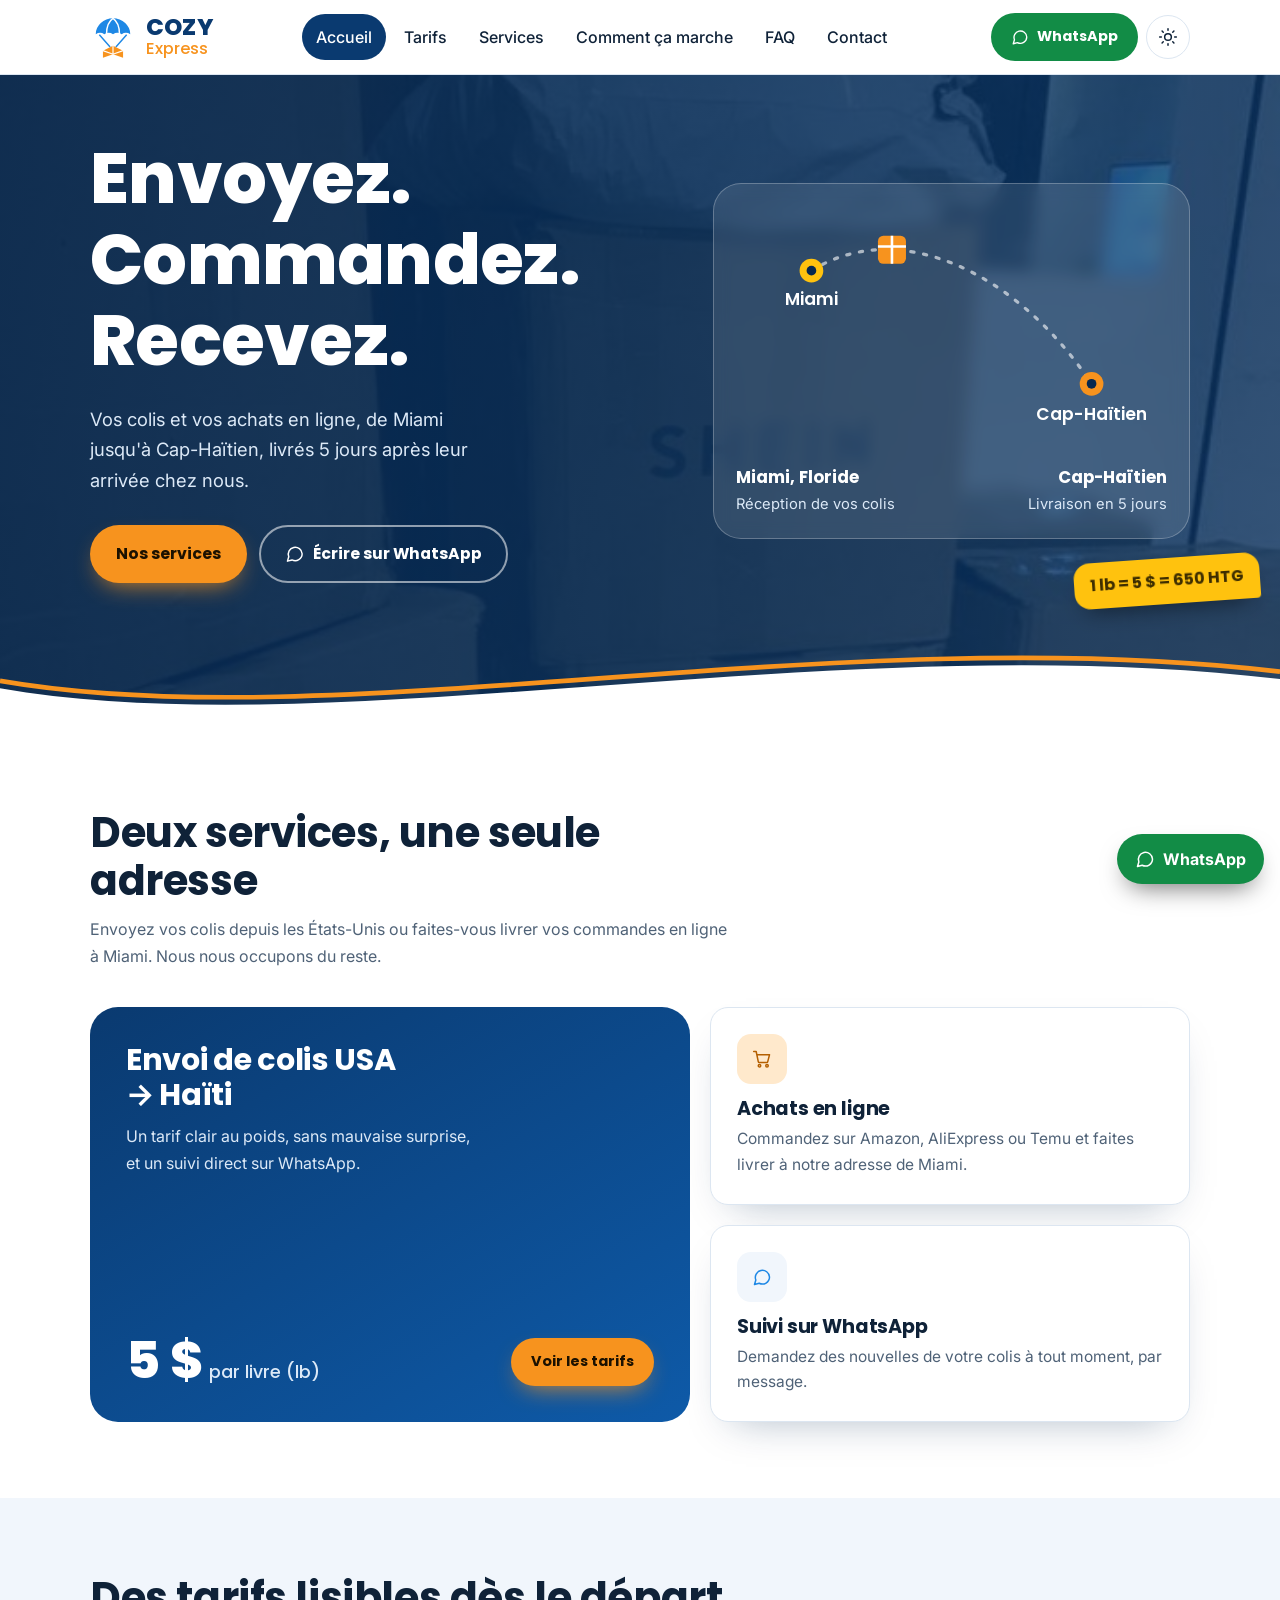
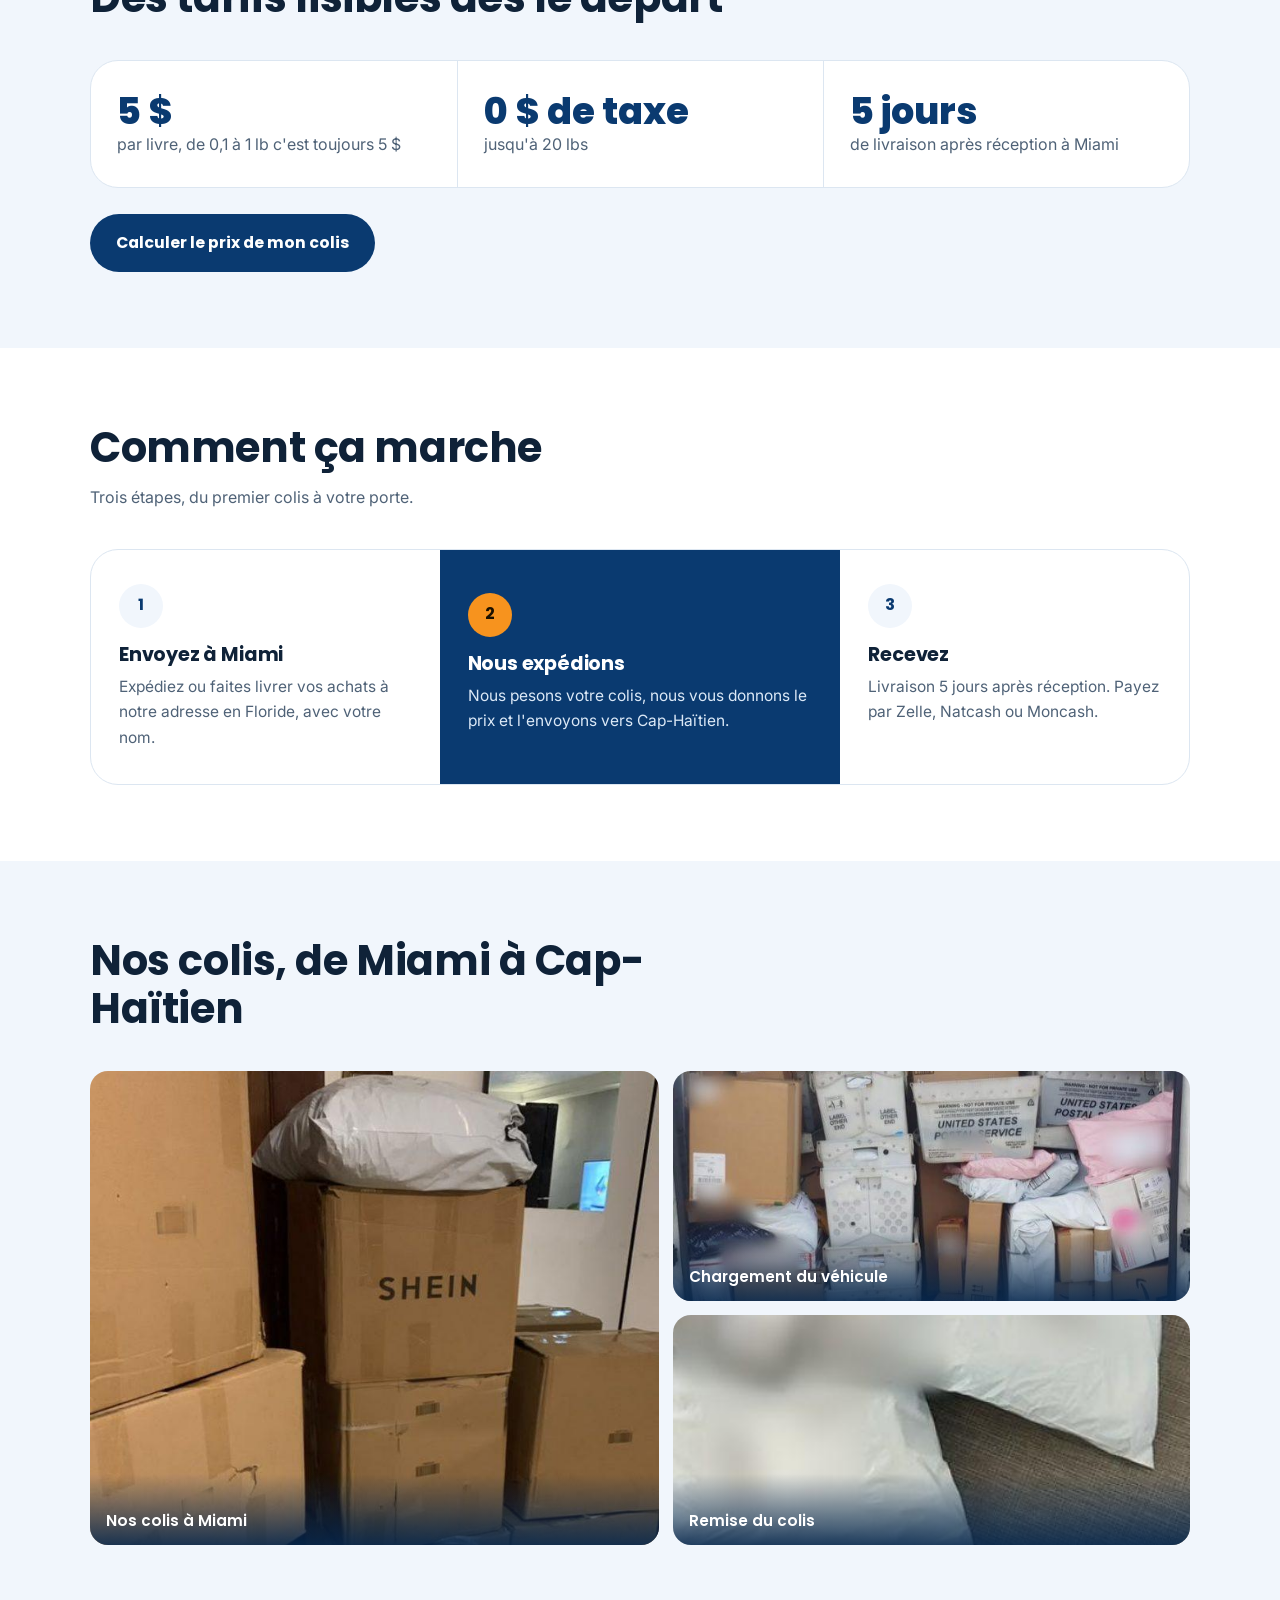
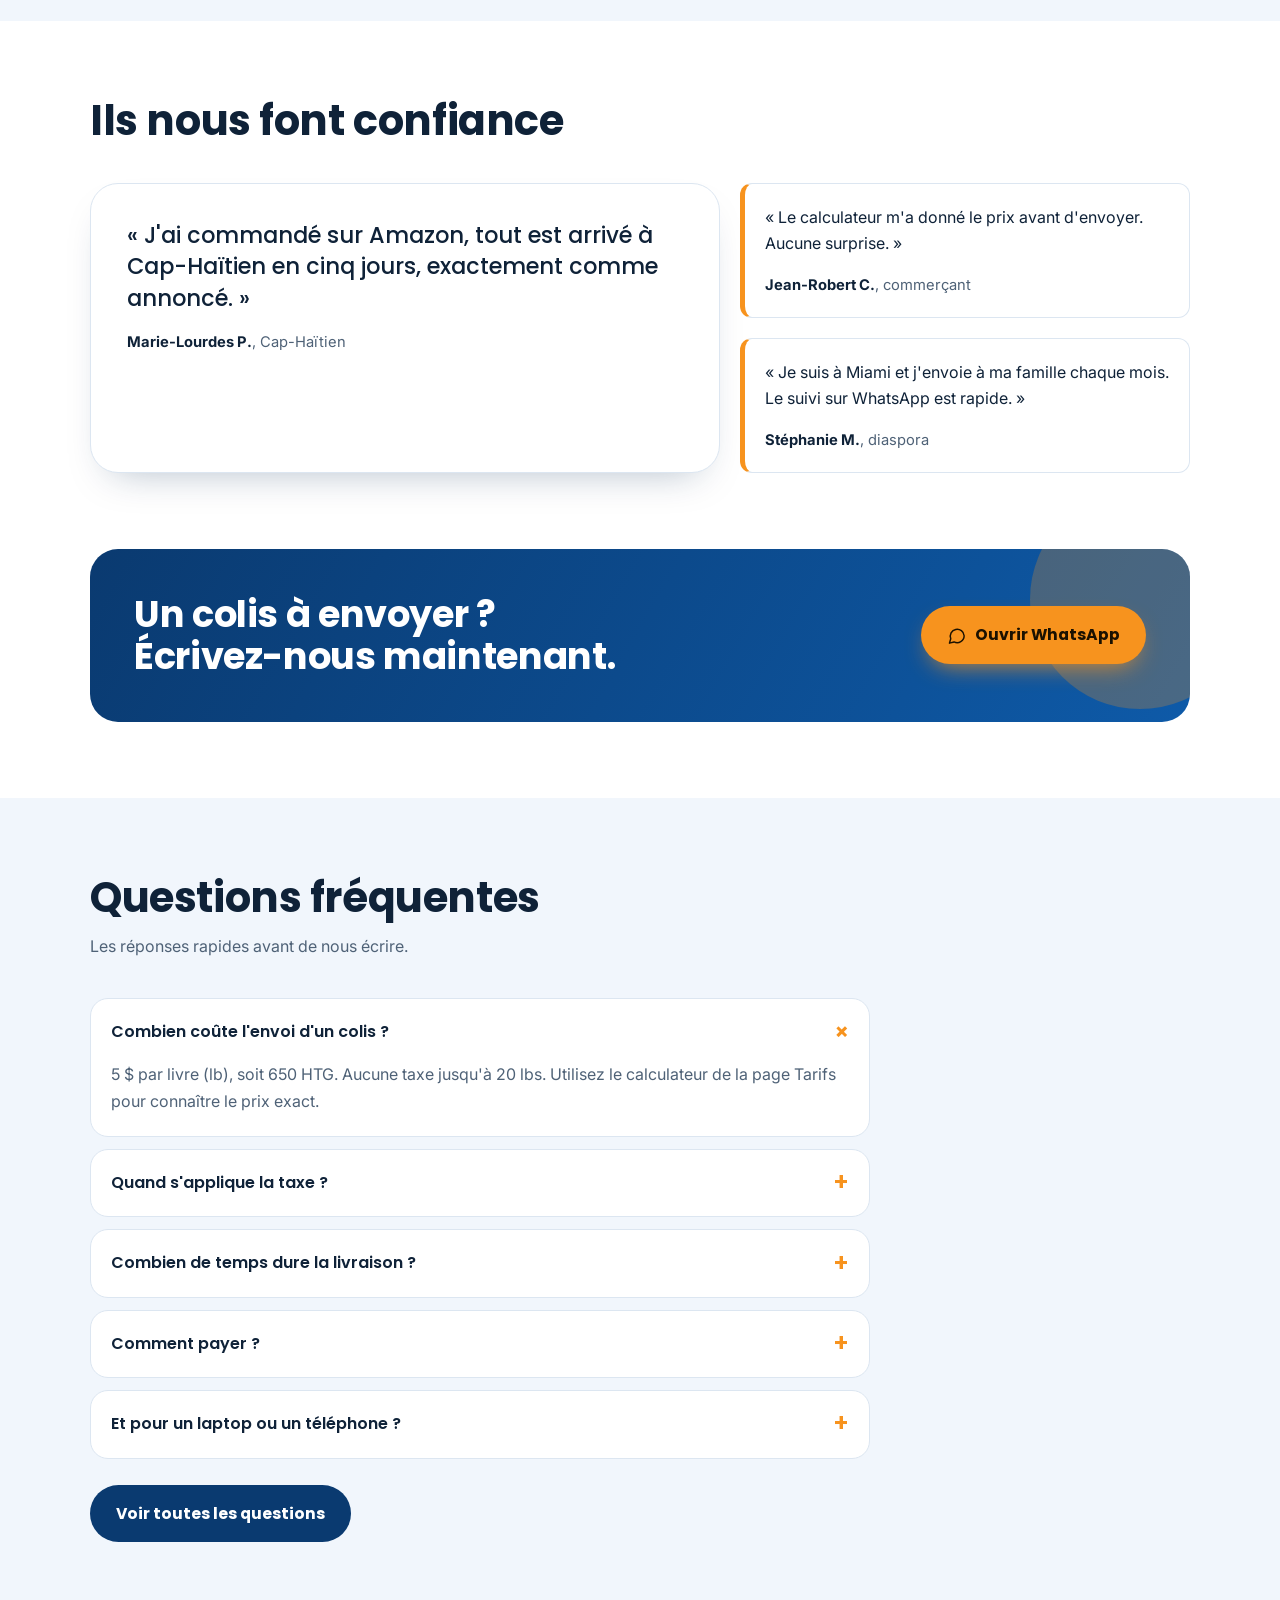
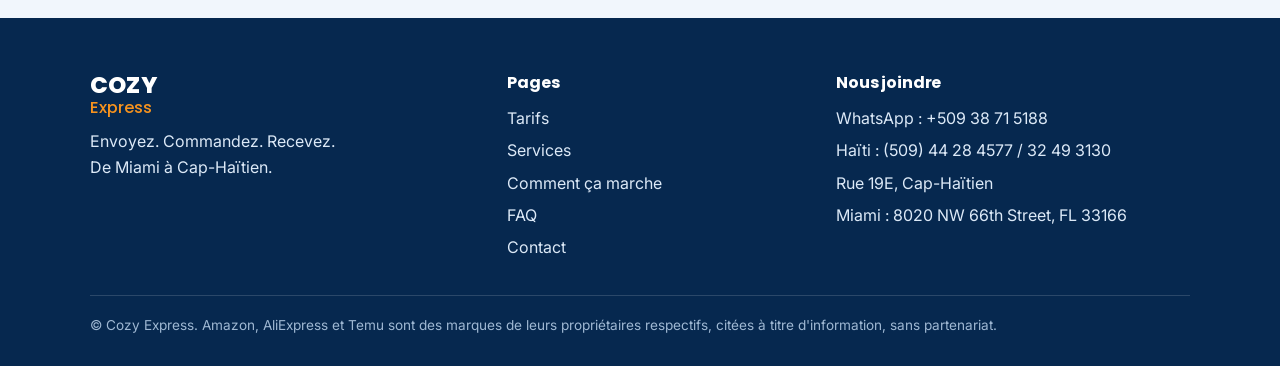
<file: index.html>
<!DOCTYPE html>
<html lang="fr" data-theme="light">
<head>
<meta charset="UTF-8">
<meta name="viewport" content="width=device-width, initial-scale=1">
<title>Cozy Express | Envoi de colis Miami – Cap-Haïtien et achats en ligne</title>
<meta name="description" content="Envoyez vos colis de Miami vers Cap-Haïtien et recevez vos achats en ligne en 5 jours. 5 $ la livre, calculateur de tarif et suivi sur WhatsApp.">
<link rel="canonical" href="https://cozyshipping.vercel.app/">
<meta property="og:type" content="website">
<meta property="og:locale" content="fr_FR">
<meta property="og:site_name" content="Cozy Express">
<meta property="og:title" content="Cozy Express | Envoi de colis Miami – Cap-Haïtien et achats en ligne">
<meta property="og:description" content="Envoyez vos colis de Miami vers Cap-Haïtien et recevez vos achats en ligne en 5 jours. 5 $ la livre, calculateur de tarif et suivi sur WhatsApp.">
<meta property="og:url" content="https://cozyshipping.vercel.app/">
<meta property="og:image" content="https://cozyshipping.vercel.app/images/colis-miami.jpg">
<meta name="twitter:card" content="summary_large_image">
<meta name="theme-color" content="#0A3A70">
<link rel="icon" type="image/svg+xml" href="images/logo.svg">
<link rel="preconnect" href="https://fonts.googleapis.com">
<link rel="preconnect" href="https://fonts.gstatic.com" crossorigin>
<link href="https://fonts.googleapis.com/css2?family=Inter:wght@400;500;600&family=Poppins:wght@500;600;700;800&display=swap" rel="stylesheet">
<link rel="stylesheet" href="css/style.css">
<script>try{var t=localStorage.getItem('cozy-theme');if(t)document.documentElement.setAttribute('data-theme',t)}catch(e){}</script>
</head>
<body>
<a class="skip" href="#contenu">Aller au contenu</a>
<svg width="0" height="0" style="position:absolute" aria-hidden="true">
  <symbol id="i-box" viewBox="0 0 24 24"><path d="M3 7.5 12 3l9 4.5v9L12 21l-9-4.5z"/><path d="M3 7.5 12 12l9-4.5M12 12v9"/></symbol>
  <symbol id="i-cart" viewBox="0 0 24 24"><circle cx="9" cy="20" r="1.5"/><circle cx="18" cy="20" r="1.5"/><path d="M2 3h3l2.6 12.4a1 1 0 0 0 1 .8h9.2a1 1 0 0 0 1-.8L21 7H6"/></symbol>
  <symbol id="i-chat" viewBox="0 0 24 24"><path d="M21 12a8.5 8.5 0 0 1-12.4 7.5L3 21l1.6-5.4A8.5 8.5 0 1 1 21 12z"/></symbol>
  <symbol id="i-pin" viewBox="0 0 24 24"><path d="M12 22s7-6.2 7-12a7 7 0 0 0-14 0c0 5.8 7 12 7 12z"/><circle cx="12" cy="10" r="2.5"/></symbol>
  <symbol id="i-phone" viewBox="0 0 24 24"><path d="M5 3h4l2 5-2.5 1.5a11 11 0 0 0 6 6L16 13l5 2v4a2 2 0 0 1-2 2A16 16 0 0 1 3 5a2 2 0 0 1 2-2z"/></symbol>
  <symbol id="i-sun" viewBox="0 0 24 24"><circle cx="12" cy="12" r="4"/><path d="M12 2v2M12 20v2M2 12h2M20 12h2M4.9 4.9l1.4 1.4M17.7 17.7l1.4 1.4M4.9 19.1l1.4-1.4M17.7 6.3l1.4-1.4"/></symbol>
  <symbol id="i-moon" viewBox="0 0 24 24"><path d="M21 13.5A9 9 0 1 1 10.5 3a7 7 0 0 0 10.5 10.5z"/></symbol>
  <symbol id="i-menu" viewBox="0 0 24 24"><path d="M4 7h16M4 12h16M4 17h16"/></symbol>
  <symbol id="i-check" viewBox="0 0 24 24"><path d="m5 12.5 4.5 4.5L19 7.5"/></symbol>
  <symbol id="i-image" viewBox="0 0 24 24"><rect x="3" y="4" width="18" height="16" rx="3"/><circle cx="9" cy="10" r="1.7"/><path d="m21 16-5-5-9 9"/></symbol>
  <symbol id="i-plane" viewBox="0 0 24 24"><path d="M21 3 3 10.5l6.5 2.5L12 19.5zM9.5 13 21 3"/></symbol>
</svg>

<header class="site-header">
  <div class="container nav">
    <a class="brand" href="./" aria-label="Cozy Express, retour à l'accueil">
      <!-- Logo provisoire (recréé d'après le flyer) -->
      <svg viewBox="0 0 64 64" aria-hidden="true">
        <path d="M8 28A24 22 0 0 1 56 28Q50 24 44 28Q38 24 32 28Q26 24 20 28Q14 24 8 28Z" fill="#1E88E5"/>
        <path d="M32 6c-6 4-9 12-9 22M32 6c6 4 9 12 9 22" stroke="#fff" stroke-width="2" fill="none"/>
        <path d="M13 29 28 46M51 29 36 46" stroke="#1E88E5" stroke-width="2"/>
        <path d="M32 44 46 51v10L32 56 18 61V51z" fill="#F7931E"/>
        <path d="M32 44v12M18 51l14 5 14-5" stroke="#fff" stroke-width="1.6" fill="none"/>
      </svg>
      <span class="wordmark"><b>COZY</b><span>Express</span></span>
    </a>

    <nav aria-label="Navigation principale">
      <ul class="nav-links" id="navLinks">
        <li><a href="./" aria-current="page">Accueil</a></li>
        <li><a href="pages/tarifs">Tarifs</a></li>
        <li><a href="pages/services">Services</a></li>
        <li><a href="pages/comment-ca-marche">Comment ça marche</a></li>
        <li><a href="pages/faq">FAQ</a></li>
        <li><a href="pages/contact">Contact</a></li>
      </ul>
    </nav>

    <div class="nav-actions">
      <a class="btn btn-wa btn-sm nav-cta" data-wa="Bonjour Cozy Express, j'ai une question." href="https://wa.me/50938715188?text=Bonjour%20Cozy%20Express%2C%20j%27ai%20une%20question." target="_blank" rel="noopener"><svg class="icon"><use href="#i-chat"/></svg>WhatsApp</a>
      <button class="icon-btn" id="themeBtn" aria-label="Changer entre mode clair et mode sombre">
        <svg class="icon sun"><use href="#i-sun"/></svg><svg class="icon moon"><use href="#i-moon"/></svg>
      </button>
      <button class="icon-btn burger" id="burger" aria-label="Ouvrir le menu" aria-expanded="false" aria-controls="navLinks"><svg class="icon"><use href="#i-menu"/></svg></button>
    </div>
  </div>
</header>

<main id="contenu">
<section class="page active" id="page-accueil">
  <div class="hero">
    <div class="container hero-grid">
      <div>
        <h1><span>Envoyez.</span><span>Commandez.</span><span>Recevez.</span></h1>
        <p class="lead">Vos colis et vos achats en ligne, de Miami jusqu'à Cap-Haïtien, livrés 5 jours après leur arrivée chez nous.</p>
        <div class="hero-cta">
          <a class="btn btn-orange" href="pages/services">Nos services</a>
          <a class="btn btn-ghost" data-wa="Bonjour Cozy Express, je voudrais envoyer un colis vers Cap-Haïtien." href="https://wa.me/50938715188?text=Bonjour%20Cozy%20Express%2C%20je%20voudrais%20envoyer%20un%20colis%20vers%20Cap-Ha%C3%AFtien." target="_blank" rel="noopener"><svg class="icon"><use href="#i-chat"/></svg>Écrire sur WhatsApp</a>
        </div>
      </div>

      <div class="route" aria-label="Trajet d'un colis entre Miami et Cap-Haïtien">
        <svg viewBox="0 0 400 230" role="img" aria-label="Un colis voyage de Miami vers Cap-Haïtien">
          <path id="routePath" d="M70 60 C 150 10, 260 60, 330 165" fill="none" stroke="rgba(255,255,255,.6)" stroke-width="3" stroke-dasharray="3 9" stroke-linecap="round"/>
          <g>
            <circle cx="70" cy="60" r="11" fill="#FFC20E"/><circle cx="70" cy="60" r="4.5" fill="#06284F"/>
            <text x="70" y="92" text-anchor="middle" fill="#fff" font-family="Poppins,sans-serif" font-weight="600" font-size="16">Miami</text>
          </g>
          <g>
            <circle cx="330" cy="165" r="11" fill="#F7931E"/><circle cx="330" cy="165" r="4.5" fill="#06284F"/>
            <text x="330" y="199" text-anchor="middle" fill="#fff" font-family="Poppins,sans-serif" font-weight="600" font-size="16">Cap-Haïtien</text>
          </g>
          <g id="parcel">
            <rect x="-13" y="-13" width="26" height="26" rx="5" fill="#F7931E"/>
            <path d="M-13 -3h26M0 -13v26" stroke="#fff" stroke-width="2.4"/>
            <animateMotion id="parcelAnim" dur="5s" begin="0.4s" fill="freeze" calcMode="spline" keyTimes="0;1" keySplines=".45 0 .25 1"><mpath href="#routePath"/></animateMotion>
          </g>
        </svg>
        <div class="route-foot">
          <div><strong>Miami, Floride</strong>Réception de vos colis</div>
          <div style="text-align:right"><strong>Cap-Haïtien</strong>Livraison en 5 jours</div>
        </div>
      </div>
    </div>
    <div class="price-chip" aria-hidden="true">1 lb = 5 $ = 650 HTG</div>
    <svg class="wave" viewBox="0 0 1440 120" preserveAspectRatio="none" aria-hidden="true">
      <path class="line" d="M0,62 C380,126 940,-6 1440,52"/>
      <path class="fill" d="M0,70 C380,134 940,2 1440,60 L1440,121 L0,121 Z"/>
    </svg>
  </div>

  <section class="section">
    <div class="container">
      <div class="section-head"><h2>Deux services, une seule adresse</h2><p>Envoyez vos colis depuis les États-Unis ou faites-vous livrer vos commandes en ligne à Miami. Nous nous occupons du reste.</p></div>
      <div class="svc-grid">
        <div class="svc-main">
          <div>
            <h3>Envoi de colis USA → Haïti</h3>
            <p>Un tarif clair au poids, sans mauvaise surprise, et un suivi direct sur WhatsApp.</p>
          </div>
          <div style="display:flex;justify-content:space-between;align-items:flex-end;flex-wrap:wrap;gap:16px">
            <div class="big">5 $<small> par livre (lb)</small></div>
            <a class="btn btn-orange btn-sm" href="pages/tarifs">Voir les tarifs</a>
          </div>
        </div>
        <div class="svc-side">
          <div class="svc-card orange">
            <div class="ico"><svg class="icon"><use href="#i-cart"/></svg></div>
            <h3>Achats en ligne</h3>
            <p>Commandez sur Amazon, AliExpress ou Temu et faites livrer à notre adresse de Miami.</p>
          </div>
          <div class="svc-card">
            <div class="ico"><svg class="icon"><use href="#i-chat"/></svg></div>
            <h3>Suivi sur WhatsApp</h3>
            <p>Demandez des nouvelles de votre colis à tout moment, par message.</p>
          </div>
        </div>
      </div>
    </div>
  </section>

  <section class="section alt">
    <div class="container">
      <div class="section-head"><h2>Des tarifs lisibles dès le départ</h2></div>
      <div class="facts">
        <div class="fact"><b>5 $</b><span>par livre, de 0,1 à 1 lb c'est toujours 5 $</span></div>
        <div class="fact"><b>0 $ de taxe</b><span>jusqu'à 20 lbs</span></div>
        <div class="fact"><b>5 jours</b><span>de livraison après réception à Miami</span></div>
      </div>
      <div style="margin-top:26px"><a class="btn btn-navy" href="pages/tarifs">Calculer le prix de mon colis</a></div>
    </div>
  </section>

  <section class="section">
    <div class="container">
      <div class="section-head"><h2>Comment ça marche</h2><p>Trois étapes, du premier colis à votre porte.</p></div>
      <div class="steps">
        <div class="step"><div class="n">1</div><h3>Envoyez à Miami</h3><p>Expédiez ou faites livrer vos achats à notre adresse en Floride, avec votre nom.</p></div>
        <div class="step focus"><div class="n">2</div><h3>Nous expédions</h3><p>Nous pesons votre colis, nous vous donnons le prix et l'envoyons vers Cap-Haïtien.</p></div>
        <div class="step"><div class="n">3</div><h3>Recevez</h3><p>Livraison 5 jours après réception. Payez par Zelle, Natcash ou Moncash.</p></div>
      </div>
    </div>
  </section>

  <section class="section alt">
    <div class="container">
      <div class="section-head"><h2>Nos colis, de Miami à Cap-Haïtien</h2></div>
      <div class="mosaic">
        <figure class="shot tall"><img src="images/colis-miami.jpg" alt="Colis empilés dans notre local de Miami" loading="lazy"><figcaption>Nos colis à Miami</figcaption></figure>
        <figure class="shot"><img src="images/chargement-vehicule.jpg" alt="Colis chargés dans un véhicule" loading="lazy"><figcaption>Chargement du véhicule</figcaption></figure>
        <figure class="shot"><img src="images/remise-colis.jpg" alt="Sacs de colis prêts à être remis" loading="lazy"><figcaption>Remise du colis</figcaption></figure>
      </div>
    </div>
  </section>

  <section class="section">
    <div class="container">
      <div class="section-head"><h2>Ils nous font confiance</h2></div>
      <div class="quotes">
        <div class="quote-big">
          <p>« J'ai commandé sur Amazon, tout est arrivé à Cap-Haïtien en cinq jours, exactement comme annoncé. »</p>
          <div class="who"><b>Marie-Lourdes P.</b>, Cap-Haïtien</div>
        </div>
        <div class="quote-small">
          <blockquote>« Le calculateur m'a donné le prix avant d'envoyer. Aucune surprise. »<div class="who"><b>Jean-Robert C.</b>, commerçant</div></blockquote>
          <blockquote>« Je suis à Miami et j'envoie à ma famille chaque mois. Le suivi sur WhatsApp est rapide. »<div class="who"><b>Stéphanie M.</b>, diaspora</div></blockquote>
        </div>
      </div>
    </div>
  </section>

  <section class="section" style="padding-top:0">
    <div class="container">
      <div class="cta">
        <h2>Un colis à envoyer ? Écrivez-nous maintenant.</h2>
        <a class="btn btn-orange" data-wa="Bonjour Cozy Express, je voudrais envoyer un colis." href="https://wa.me/50938715188?text=Bonjour%20Cozy%20Express%2C%20je%20voudrais%20envoyer%20un%20colis." target="_blank" rel="noopener"><svg class="icon"><use href="#i-chat"/></svg>Ouvrir WhatsApp</a>
      </div>
    </div>
  </section>

  <section class="section alt" id="faq-accueil">
    <div class="container">
      <div class="section-head"><h2>Questions fréquentes</h2><p>Les réponses rapides avant de nous écrire.</p></div>
      <div class="faq">
        <details open><summary>Combien coûte l'envoi d'un colis ?</summary><p>5 $ par livre (lb), soit 650 HTG. Aucune taxe jusqu'à 20 lbs. Utilisez le calculateur de la page Tarifs pour connaître le prix exact.</p></details>
        <details><summary>Quand s'applique la taxe ?</summary><p>Au-delà de 20 lbs, une taxe de 15 $ s'ajoute. De 30 à 70 lbs, elle est de 30 $. Les boîtes de parfum, de cheveux ou d'électronique sont aussi taxées.</p></details>
        <details><summary>Combien de temps dure la livraison ?</summary><p>5 jours après l'arrivée de votre colis à notre adresse de Miami.</p></details>
        <details><summary>Comment payer ?</summary><p>Par Zelle, Natcash ou Moncash. Écrivez-nous sur WhatsApp pour recevoir les informations de paiement.</p></details>
        <details><summary>Et pour un laptop ou un téléphone ?</summary><p>Les laptops, téléphones et objets fragiles ne sont pas comptés au poids. Le prix dépend de la valeur du produit : envoyez-nous un message pour l'obtenir.</p></details>
      </div>
      <div style="margin-top:26px"><a class="btn btn-navy" href="pages/faq">Voir toutes les questions</a></div>
    </div>
  </section>
</section>
</main>

<footer class="site-footer">
  <div class="container">
    <div class="foot-grid">
      <div>
        <div class="wordmark" style="margin-bottom:12px"><b>COZY</b><span>Express</span></div>
        <p>Envoyez. Commandez. Recevez.<br>De Miami à Cap-Haïtien.</p>
      </div>
      <div>
        <h4>Pages</h4>
        <ul>
          <li><a class="fl" href="pages/tarifs">Tarifs</a></li>
          <li><a class="fl" href="pages/services">Services</a></li>
          <li><a class="fl" href="pages/comment-ca-marche">Comment ça marche</a></li>
          <li><a class="fl" href="pages/faq">FAQ</a></li>
          <li><a class="fl" href="pages/contact">Contact</a></li>
        </ul>
      </div>
      <div>
        <h4>Nous joindre</h4>
        <ul>
          <li>WhatsApp : +509 38 71 5188</li>
          <li>Haïti : (509) 44 28 4577 / 32 49 3130</li>
          <li>Rue 19E, Cap-Haïtien</li>
          <li>Miami : 8020 NW 66th Street, FL 33166</li>
        </ul>
      </div>
    </div>
    <div class="legal">© Cozy Express. Amazon, AliExpress et Temu sont des marques de leurs propriétaires respectifs, citées à titre d'information, sans partenariat.</div>
  </div>
</footer>

<a class="wa-float" data-wa="Bonjour Cozy Express, j'ai une question." href="https://wa.me/50938715188?text=Bonjour%20Cozy%20Express%2C%20j%27ai%20une%20question." target="_blank" rel="noopener" aria-label="Écrire sur WhatsApp"><svg class="icon"><use href="#i-chat"/></svg><span>WhatsApp</span></a>

<script src="js/main.js" defer></script>
</body>
</html>
</file>
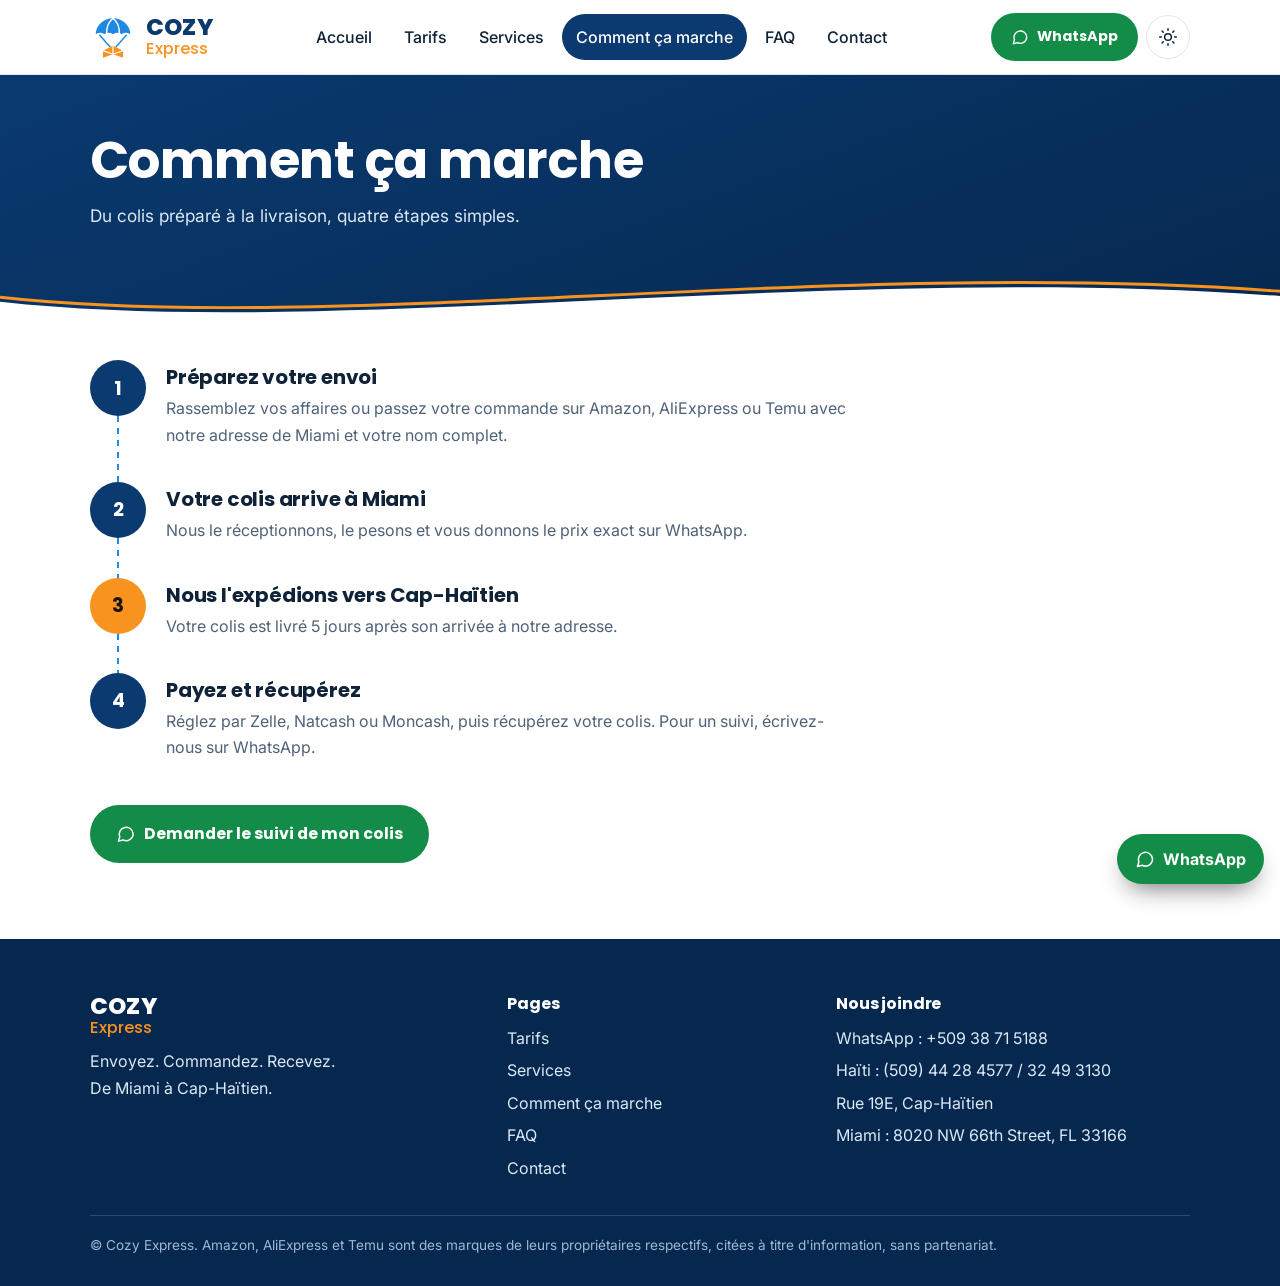
<file: pages/comment-ca-marche.html>
<!DOCTYPE html>
<html lang="fr" data-theme="light">
<head>
<meta charset="UTF-8">
<meta name="viewport" content="width=device-width, initial-scale=1">
<title>Comment ça marche | Cozy Express</title>
<meta name="description" content="Du colis préparé à la livraison à Cap-Haïtien en 5 jours : les 4 étapes pour envoyer ou recevoir vos achats avec Cozy Express.">
<link rel="canonical" href="https://cozyshipping.vercel.app/pages/comment-ca-marche">
<meta property="og:type" content="website">
<meta property="og:locale" content="fr_FR">
<meta property="og:site_name" content="Cozy Express">
<meta property="og:title" content="Comment ça marche | Cozy Express">
<meta property="og:description" content="Du colis préparé à la livraison à Cap-Haïtien en 5 jours : les 4 étapes pour envoyer ou recevoir vos achats avec Cozy Express.">
<meta property="og:url" content="https://cozyshipping.vercel.app/pages/comment-ca-marche">
<meta property="og:image" content="https://cozyshipping.vercel.app/images/colis-miami.jpg">
<meta name="twitter:card" content="summary_large_image">
<meta name="theme-color" content="#0A3A70">
<link rel="icon" type="image/svg+xml" href="../images/logo.svg">
<link rel="preconnect" href="https://fonts.googleapis.com">
<link rel="preconnect" href="https://fonts.gstatic.com" crossorigin>
<link href="https://fonts.googleapis.com/css2?family=Inter:wght@400;500;600&family=Poppins:wght@500;600;700;800&display=swap" rel="stylesheet">
<link rel="stylesheet" href="../css/style.css">
<script>try{var t=localStorage.getItem('cozy-theme');if(t)document.documentElement.setAttribute('data-theme',t)}catch(e){}</script>
</head>
<body>
<a class="skip" href="#contenu">Aller au contenu</a>
<svg width="0" height="0" style="position:absolute" aria-hidden="true">
  <symbol id="i-box" viewBox="0 0 24 24"><path d="M3 7.5 12 3l9 4.5v9L12 21l-9-4.5z"/><path d="M3 7.5 12 12l9-4.5M12 12v9"/></symbol>
  <symbol id="i-cart" viewBox="0 0 24 24"><circle cx="9" cy="20" r="1.5"/><circle cx="18" cy="20" r="1.5"/><path d="M2 3h3l2.6 12.4a1 1 0 0 0 1 .8h9.2a1 1 0 0 0 1-.8L21 7H6"/></symbol>
  <symbol id="i-chat" viewBox="0 0 24 24"><path d="M21 12a8.5 8.5 0 0 1-12.4 7.5L3 21l1.6-5.4A8.5 8.5 0 1 1 21 12z"/></symbol>
  <symbol id="i-pin" viewBox="0 0 24 24"><path d="M12 22s7-6.2 7-12a7 7 0 0 0-14 0c0 5.8 7 12 7 12z"/><circle cx="12" cy="10" r="2.5"/></symbol>
  <symbol id="i-phone" viewBox="0 0 24 24"><path d="M5 3h4l2 5-2.5 1.5a11 11 0 0 0 6 6L16 13l5 2v4a2 2 0 0 1-2 2A16 16 0 0 1 3 5a2 2 0 0 1 2-2z"/></symbol>
  <symbol id="i-sun" viewBox="0 0 24 24"><circle cx="12" cy="12" r="4"/><path d="M12 2v2M12 20v2M2 12h2M20 12h2M4.9 4.9l1.4 1.4M17.7 17.7l1.4 1.4M4.9 19.1l1.4-1.4M17.7 6.3l1.4-1.4"/></symbol>
  <symbol id="i-moon" viewBox="0 0 24 24"><path d="M21 13.5A9 9 0 1 1 10.5 3a7 7 0 0 0 10.5 10.5z"/></symbol>
  <symbol id="i-menu" viewBox="0 0 24 24"><path d="M4 7h16M4 12h16M4 17h16"/></symbol>
  <symbol id="i-check" viewBox="0 0 24 24"><path d="m5 12.5 4.5 4.5L19 7.5"/></symbol>
  <symbol id="i-image" viewBox="0 0 24 24"><rect x="3" y="4" width="18" height="16" rx="3"/><circle cx="9" cy="10" r="1.7"/><path d="m21 16-5-5-9 9"/></symbol>
  <symbol id="i-plane" viewBox="0 0 24 24"><path d="M21 3 3 10.5l6.5 2.5L12 19.5zM9.5 13 21 3"/></symbol>
</svg>

<header class="site-header">
  <div class="container nav">
    <a class="brand" href="../" aria-label="Cozy Express, retour à l'accueil">
      <!-- Logo provisoire (recréé d'après le flyer) -->
      <svg viewBox="0 0 64 64" aria-hidden="true">
        <path d="M8 28A24 22 0 0 1 56 28Q50 24 44 28Q38 24 32 28Q26 24 20 28Q14 24 8 28Z" fill="#1E88E5"/>
        <path d="M32 6c-6 4-9 12-9 22M32 6c6 4 9 12 9 22" stroke="#fff" stroke-width="2" fill="none"/>
        <path d="M13 29 28 46M51 29 36 46" stroke="#1E88E5" stroke-width="2"/>
        <path d="M32 44 46 51v10L32 56 18 61V51z" fill="#F7931E"/>
        <path d="M32 44v12M18 51l14 5 14-5" stroke="#fff" stroke-width="1.6" fill="none"/>
      </svg>
      <span class="wordmark"><b>COZY</b><span>Express</span></span>
    </a>

    <nav aria-label="Navigation principale">
      <ul class="nav-links" id="navLinks">
        <li><a href="../">Accueil</a></li>
        <li><a href="tarifs">Tarifs</a></li>
        <li><a href="services">Services</a></li>
        <li><a href="comment-ca-marche" aria-current="page">Comment ça marche</a></li>
        <li><a href="faq">FAQ</a></li>
        <li><a href="contact">Contact</a></li>
      </ul>
    </nav>

    <div class="nav-actions">
      <a class="btn btn-wa btn-sm nav-cta" data-wa="Bonjour Cozy Express, j'ai une question." href="https://wa.me/50938715188?text=Bonjour%20Cozy%20Express%2C%20j%27ai%20une%20question." target="_blank" rel="noopener"><svg class="icon"><use href="#i-chat"/></svg>WhatsApp</a>
      <button class="icon-btn" id="themeBtn" aria-label="Changer entre mode clair et mode sombre">
        <svg class="icon sun"><use href="#i-sun"/></svg><svg class="icon moon"><use href="#i-moon"/></svg>
      </button>
      <button class="icon-btn burger" id="burger" aria-label="Ouvrir le menu" aria-expanded="false" aria-controls="navLinks"><svg class="icon"><use href="#i-menu"/></svg></button>
    </div>
  </div>
</header>

<main id="contenu">
<section class="page" id="page-fonctionnement">
  <div class="page-head">
    <div class="container"><h1>Comment ça marche</h1><p>Du colis préparé à la livraison, quatre étapes simples.</p></div>
    <svg class="wave" viewBox="0 0 1440 120" preserveAspectRatio="none" aria-hidden="true"><path class="line" d="M0,62 C380,126 940,-6 1440,52"/><path class="fill" d="M0,70 C380,134 940,2 1440,60 L1440,121 L0,121 Z"/></svg>
  </div>
  <section class="section" style="padding-top:30px">
    <div class="container">
      <div class="timeline">
        <div class="t-item"><div class="n">1</div><div><h3>Préparez votre envoi</h3><p>Rassemblez vos affaires ou passez votre commande sur Amazon, AliExpress ou Temu avec notre adresse de Miami et votre nom complet.</p></div></div>
        <div class="t-item"><div class="n">2</div><div><h3>Votre colis arrive à Miami</h3><p>Nous le réceptionnons, le pesons et vous donnons le prix exact sur WhatsApp.</p></div></div>
        <div class="t-item"><div class="n">3</div><div><h3>Nous l'expédions vers Cap-Haïtien</h3><p>Votre colis est livré 5 jours après son arrivée à notre adresse.</p></div></div>
        <div class="t-item"><div class="n">4</div><div><h3>Payez et récupérez</h3><p>Réglez par Zelle, Natcash ou Moncash, puis récupérez votre colis. Pour un suivi, écrivez-nous sur WhatsApp.</p></div></div>
      </div>
      <div style="margin-top:10px"><a class="btn btn-wa" data-wa="Bonjour Cozy Express, je voudrais le suivi de mon colis." href="https://wa.me/50938715188?text=Bonjour%20Cozy%20Express%2C%20je%20voudrais%20le%20suivi%20de%20mon%20colis." target="_blank" rel="noopener"><svg class="icon"><use href="#i-chat"/></svg>Demander le suivi de mon colis</a></div>
    </div>
  </section>
</section>
</main>

<footer class="site-footer">
  <div class="container">
    <div class="foot-grid">
      <div>
        <div class="wordmark" style="margin-bottom:12px"><b>COZY</b><span>Express</span></div>
        <p>Envoyez. Commandez. Recevez.<br>De Miami à Cap-Haïtien.</p>
      </div>
      <div>
        <h4>Pages</h4>
        <ul>
          <li><a class="fl" href="tarifs">Tarifs</a></li>
          <li><a class="fl" href="services">Services</a></li>
          <li><a class="fl" href="comment-ca-marche">Comment ça marche</a></li>
          <li><a class="fl" href="faq">FAQ</a></li>
          <li><a class="fl" href="contact">Contact</a></li>
        </ul>
      </div>
      <div>
        <h4>Nous joindre</h4>
        <ul>
          <li>WhatsApp : +509 38 71 5188</li>
          <li>Haïti : (509) 44 28 4577 / 32 49 3130</li>
          <li>Rue 19E, Cap-Haïtien</li>
          <li>Miami : 8020 NW 66th Street, FL 33166</li>
        </ul>
      </div>
    </div>
    <div class="legal">© Cozy Express. Amazon, AliExpress et Temu sont des marques de leurs propriétaires respectifs, citées à titre d'information, sans partenariat.</div>
  </div>
</footer>

<a class="wa-float" data-wa="Bonjour Cozy Express, j'ai une question." href="https://wa.me/50938715188?text=Bonjour%20Cozy%20Express%2C%20j%27ai%20une%20question." target="_blank" rel="noopener" aria-label="Écrire sur WhatsApp"><svg class="icon"><use href="#i-chat"/></svg><span>WhatsApp</span></a>

<script src="../js/main.js" defer></script>
</body>
</html>
</file>
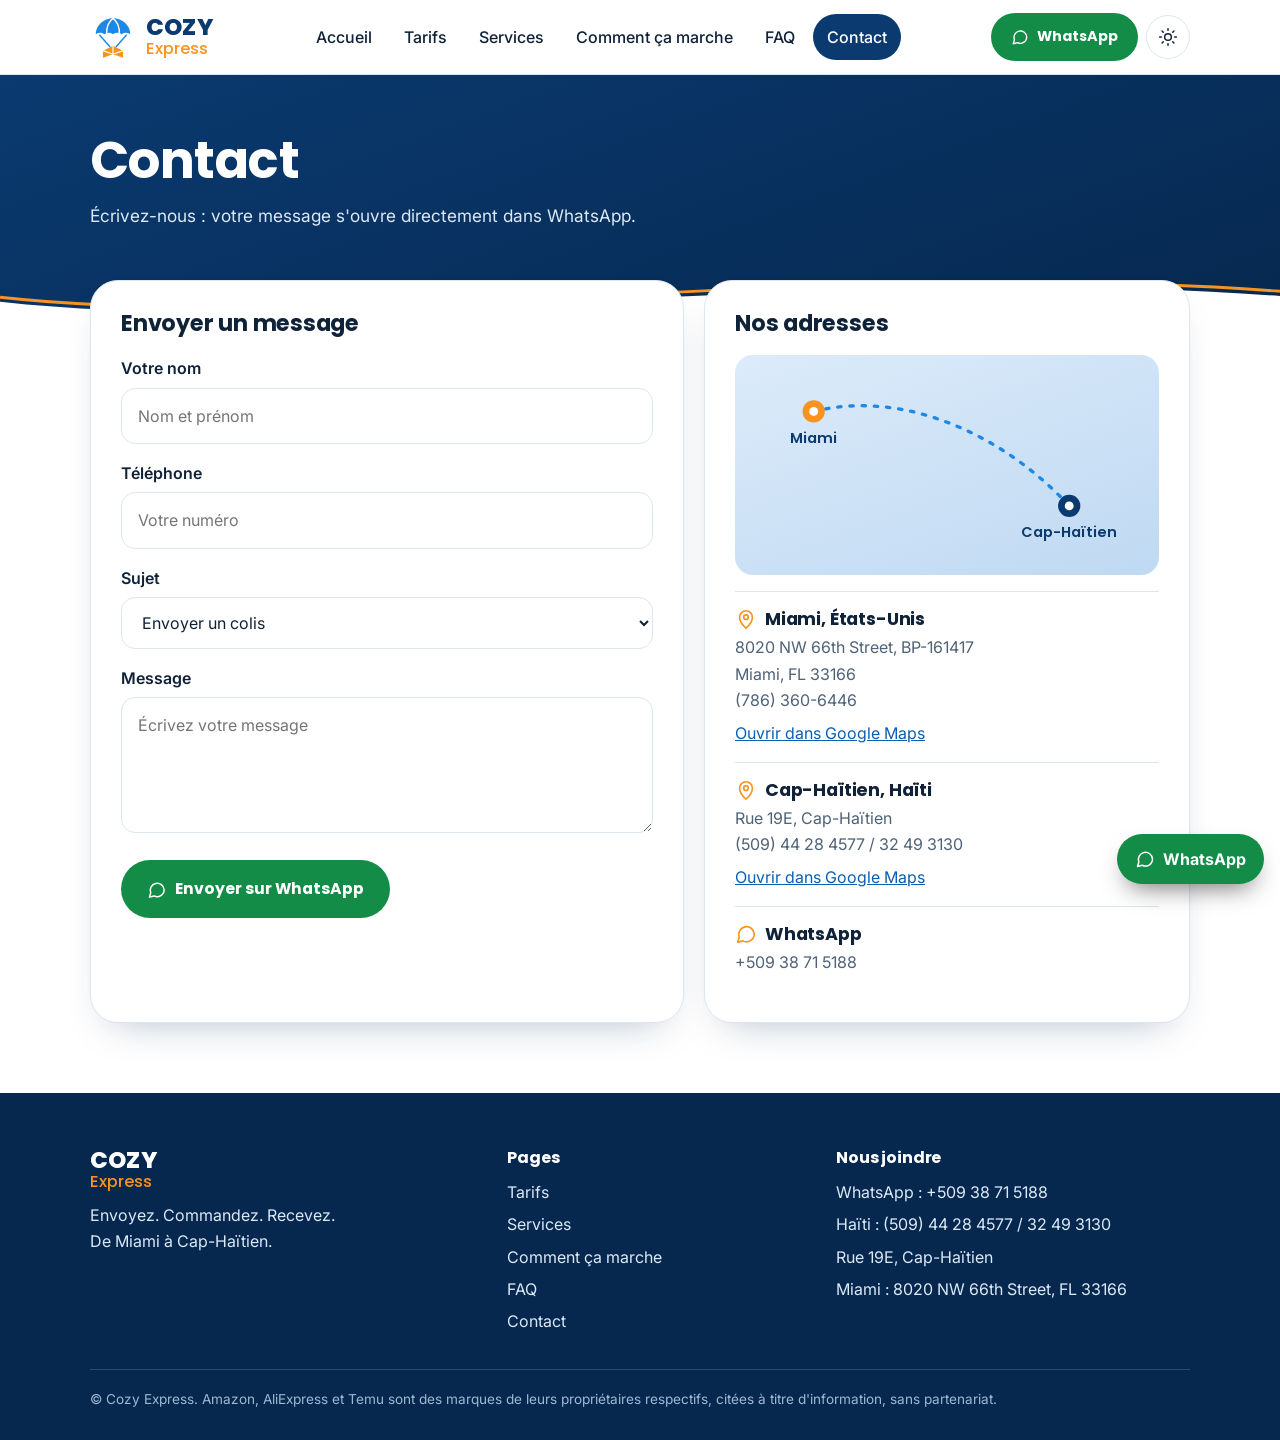
<file: pages/contact.html>
<!DOCTYPE html>
<html lang="fr" data-theme="light">
<head>
<meta charset="UTF-8">
<meta name="viewport" content="width=device-width, initial-scale=1">
<title>Contact | Cozy Express</title>
<meta name="description" content="Écrivez à Cozy Express sur WhatsApp (+509 38 71 5188) ou trouvez nos adresses à Miami et à Cap-Haïtien.">
<link rel="canonical" href="https://cozyshipping.vercel.app/pages/contact">
<meta property="og:type" content="website">
<meta property="og:locale" content="fr_FR">
<meta property="og:site_name" content="Cozy Express">
<meta property="og:title" content="Contact | Cozy Express">
<meta property="og:description" content="Écrivez à Cozy Express sur WhatsApp (+509 38 71 5188) ou trouvez nos adresses à Miami et à Cap-Haïtien.">
<meta property="og:url" content="https://cozyshipping.vercel.app/pages/contact">
<meta property="og:image" content="https://cozyshipping.vercel.app/images/colis-miami.jpg">
<meta name="twitter:card" content="summary_large_image">
<meta name="theme-color" content="#0A3A70">
<link rel="icon" type="image/svg+xml" href="../images/logo.svg">
<link rel="preconnect" href="https://fonts.googleapis.com">
<link rel="preconnect" href="https://fonts.gstatic.com" crossorigin>
<link href="https://fonts.googleapis.com/css2?family=Inter:wght@400;500;600&family=Poppins:wght@500;600;700;800&display=swap" rel="stylesheet">
<link rel="stylesheet" href="../css/style.css">
<script>try{var t=localStorage.getItem('cozy-theme');if(t)document.documentElement.setAttribute('data-theme',t)}catch(e){}</script>
</head>
<body>
<a class="skip" href="#contenu">Aller au contenu</a>
<svg width="0" height="0" style="position:absolute" aria-hidden="true">
  <symbol id="i-box" viewBox="0 0 24 24"><path d="M3 7.5 12 3l9 4.5v9L12 21l-9-4.5z"/><path d="M3 7.5 12 12l9-4.5M12 12v9"/></symbol>
  <symbol id="i-cart" viewBox="0 0 24 24"><circle cx="9" cy="20" r="1.5"/><circle cx="18" cy="20" r="1.5"/><path d="M2 3h3l2.6 12.4a1 1 0 0 0 1 .8h9.2a1 1 0 0 0 1-.8L21 7H6"/></symbol>
  <symbol id="i-chat" viewBox="0 0 24 24"><path d="M21 12a8.5 8.5 0 0 1-12.4 7.5L3 21l1.6-5.4A8.5 8.5 0 1 1 21 12z"/></symbol>
  <symbol id="i-pin" viewBox="0 0 24 24"><path d="M12 22s7-6.2 7-12a7 7 0 0 0-14 0c0 5.8 7 12 7 12z"/><circle cx="12" cy="10" r="2.5"/></symbol>
  <symbol id="i-phone" viewBox="0 0 24 24"><path d="M5 3h4l2 5-2.5 1.5a11 11 0 0 0 6 6L16 13l5 2v4a2 2 0 0 1-2 2A16 16 0 0 1 3 5a2 2 0 0 1 2-2z"/></symbol>
  <symbol id="i-sun" viewBox="0 0 24 24"><circle cx="12" cy="12" r="4"/><path d="M12 2v2M12 20v2M2 12h2M20 12h2M4.9 4.9l1.4 1.4M17.7 17.7l1.4 1.4M4.9 19.1l1.4-1.4M17.7 6.3l1.4-1.4"/></symbol>
  <symbol id="i-moon" viewBox="0 0 24 24"><path d="M21 13.5A9 9 0 1 1 10.5 3a7 7 0 0 0 10.5 10.5z"/></symbol>
  <symbol id="i-menu" viewBox="0 0 24 24"><path d="M4 7h16M4 12h16M4 17h16"/></symbol>
  <symbol id="i-check" viewBox="0 0 24 24"><path d="m5 12.5 4.5 4.5L19 7.5"/></symbol>
  <symbol id="i-image" viewBox="0 0 24 24"><rect x="3" y="4" width="18" height="16" rx="3"/><circle cx="9" cy="10" r="1.7"/><path d="m21 16-5-5-9 9"/></symbol>
  <symbol id="i-plane" viewBox="0 0 24 24"><path d="M21 3 3 10.5l6.5 2.5L12 19.5zM9.5 13 21 3"/></symbol>
</svg>

<header class="site-header">
  <div class="container nav">
    <a class="brand" href="../" aria-label="Cozy Express, retour à l'accueil">
      <!-- Logo provisoire (recréé d'après le flyer) -->
      <svg viewBox="0 0 64 64" aria-hidden="true">
        <path d="M8 28A24 22 0 0 1 56 28Q50 24 44 28Q38 24 32 28Q26 24 20 28Q14 24 8 28Z" fill="#1E88E5"/>
        <path d="M32 6c-6 4-9 12-9 22M32 6c6 4 9 12 9 22" stroke="#fff" stroke-width="2" fill="none"/>
        <path d="M13 29 28 46M51 29 36 46" stroke="#1E88E5" stroke-width="2"/>
        <path d="M32 44 46 51v10L32 56 18 61V51z" fill="#F7931E"/>
        <path d="M32 44v12M18 51l14 5 14-5" stroke="#fff" stroke-width="1.6" fill="none"/>
      </svg>
      <span class="wordmark"><b>COZY</b><span>Express</span></span>
    </a>

    <nav aria-label="Navigation principale">
      <ul class="nav-links" id="navLinks">
        <li><a href="../">Accueil</a></li>
        <li><a href="tarifs">Tarifs</a></li>
        <li><a href="services">Services</a></li>
        <li><a href="comment-ca-marche">Comment ça marche</a></li>
        <li><a href="faq">FAQ</a></li>
        <li><a href="contact" aria-current="page">Contact</a></li>
      </ul>
    </nav>

    <div class="nav-actions">
      <a class="btn btn-wa btn-sm nav-cta" data-wa="Bonjour Cozy Express, j'ai une question." href="https://wa.me/50938715188?text=Bonjour%20Cozy%20Express%2C%20j%27ai%20une%20question." target="_blank" rel="noopener"><svg class="icon"><use href="#i-chat"/></svg>WhatsApp</a>
      <button class="icon-btn" id="themeBtn" aria-label="Changer entre mode clair et mode sombre">
        <svg class="icon sun"><use href="#i-sun"/></svg><svg class="icon moon"><use href="#i-moon"/></svg>
      </button>
      <button class="icon-btn burger" id="burger" aria-label="Ouvrir le menu" aria-expanded="false" aria-controls="navLinks"><svg class="icon"><use href="#i-menu"/></svg></button>
    </div>
  </div>
</header>

<main id="contenu">
<section class="page" id="page-contact">
  <div class="page-head">
    <div class="container"><h1>Contact</h1><p>Écrivez-nous : votre message s'ouvre directement dans WhatsApp.</p></div>
    <svg class="wave" viewBox="0 0 1440 120" preserveAspectRatio="none" aria-hidden="true"><path class="line" d="M0,62 C380,126 940,-6 1440,52"/><path class="fill" d="M0,70 C380,134 940,2 1440,60 L1440,121 L0,121 Z"/></svg>
  </div>
  <div class="container">
    <div class="contact-grid">
      <div class="card">
        <h2>Envoyer un message</h2>
        <label for="cName">Votre nom</label>
        <input id="cName" type="text" autocomplete="name" placeholder="Nom et prénom">
        <label for="cPhone">Téléphone</label>
        <input id="cPhone" type="tel" autocomplete="tel" placeholder="Votre numéro">
        <label for="cSubject">Sujet</label>
        <select id="cSubject">
          <option>Envoyer un colis</option>
          <option>Achat en ligne</option>
          <option>Suivi de colis</option>
          <option>Autre question</option>
        </select>
        <label for="cMsg">Message</label>
        <textarea id="cMsg" rows="4" placeholder="Écrivez votre message"></textarea>
        <p class="err" id="cErr" role="alert">Indiquez votre nom pour ouvrir WhatsApp.</p>
        <div style="margin-top:20px"><a class="btn btn-wa" id="cSend" target="_blank" rel="noopener"><svg class="icon"><use href="#i-chat"/></svg>Envoyer sur WhatsApp</a></div>
      </div>
      <div class="card">
        <h2>Nos adresses</h2>
        <div class="map" aria-hidden="true">
          <svg viewBox="0 0 360 170" width="100%">
            <path d="M60 40 C140 20, 230 60, 290 125" fill="none" stroke="#1E88E5" stroke-width="3" stroke-dasharray="3 8" stroke-linecap="round"/>
            <circle cx="60" cy="40" r="10" fill="#F7931E"/><circle cx="60" cy="40" r="4" fill="#fff"/>
            <circle cx="290" cy="125" r="10" fill="#0A3A70"/><circle cx="290" cy="125" r="4" fill="#fff"/>
            <text x="60" y="68" text-anchor="middle" font-family="Poppins,sans-serif" font-weight="600" font-size="13" fill="#0A3A70">Miami</text>
            <text x="290" y="153" text-anchor="middle" font-family="Poppins,sans-serif" font-weight="600" font-size="13" fill="#0A3A70">Cap-Haïtien</text>
          </svg>
        </div>
        <div class="loc">
          <h3><svg class="icon"><use href="#i-pin"/></svg>Miami, États-Unis</h3>
          <p>8020 NW 66th Street, BP-161417<br>Miami, FL 33166<br>(786) 360-6446</p>
          <p style="margin-top:6px"><a href="https://www.google.com/maps/search/?api=1&query=8020+NW+66th+Street+Miami+FL+33166" target="_blank" rel="noopener">Ouvrir dans Google Maps</a></p>
        </div>
        <div class="loc">
          <h3><svg class="icon"><use href="#i-pin"/></svg>Cap-Haïtien, Haïti</h3>
          <p>Rue 19E, Cap-Haïtien<br>(509) 44 28 4577 / 32 49 3130</p>
          <p style="margin-top:6px"><a href="https://www.google.com/maps/search/?api=1&query=Rue+19E+Cap-Haitien+Haiti" target="_blank" rel="noopener">Ouvrir dans Google Maps</a></p>
        </div>
        <div class="loc">
          <h3><svg class="icon"><use href="#i-chat"/></svg>WhatsApp</h3>
          <p>+509 38 71 5188</p>
        </div>
      </div>
    </div>
  </div>
  <div style="height:70px"></div>
</section>
</main>

<footer class="site-footer">
  <div class="container">
    <div class="foot-grid">
      <div>
        <div class="wordmark" style="margin-bottom:12px"><b>COZY</b><span>Express</span></div>
        <p>Envoyez. Commandez. Recevez.<br>De Miami à Cap-Haïtien.</p>
      </div>
      <div>
        <h4>Pages</h4>
        <ul>
          <li><a class="fl" href="tarifs">Tarifs</a></li>
          <li><a class="fl" href="services">Services</a></li>
          <li><a class="fl" href="comment-ca-marche">Comment ça marche</a></li>
          <li><a class="fl" href="faq">FAQ</a></li>
          <li><a class="fl" href="contact">Contact</a></li>
        </ul>
      </div>
      <div>
        <h4>Nous joindre</h4>
        <ul>
          <li>WhatsApp : +509 38 71 5188</li>
          <li>Haïti : (509) 44 28 4577 / 32 49 3130</li>
          <li>Rue 19E, Cap-Haïtien</li>
          <li>Miami : 8020 NW 66th Street, FL 33166</li>
        </ul>
      </div>
    </div>
    <div class="legal">© Cozy Express. Amazon, AliExpress et Temu sont des marques de leurs propriétaires respectifs, citées à titre d'information, sans partenariat.</div>
  </div>
</footer>

<a class="wa-float" data-wa="Bonjour Cozy Express, j'ai une question." href="https://wa.me/50938715188?text=Bonjour%20Cozy%20Express%2C%20j%27ai%20une%20question." target="_blank" rel="noopener" aria-label="Écrire sur WhatsApp"><svg class="icon"><use href="#i-chat"/></svg><span>WhatsApp</span></a>

<script src="../js/main.js" defer></script>
</body>
</html>
</file>
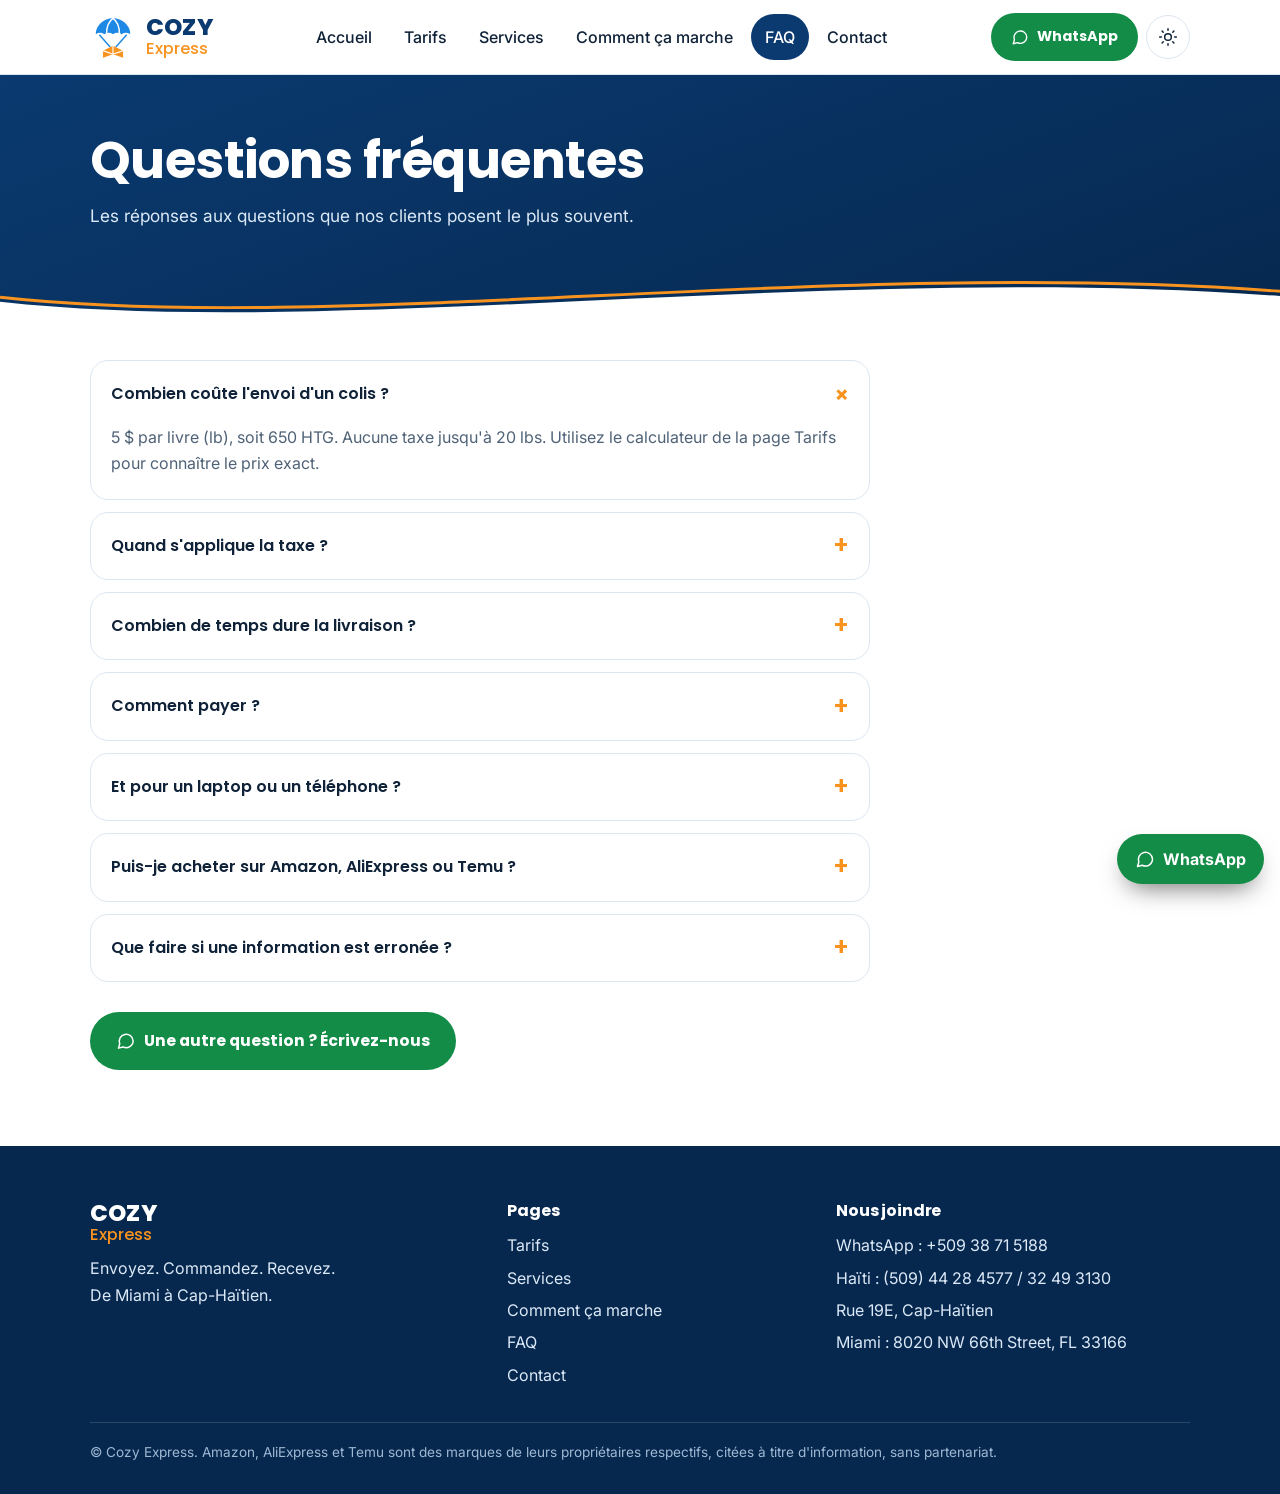
<file: pages/faq.html>
<!DOCTYPE html>
<html lang="fr" data-theme="light">
<head>
<meta charset="UTF-8">
<meta name="viewport" content="width=device-width, initial-scale=1">
<title>Questions fréquentes sur l'envoi de colis vers Haïti | Cozy Express</title>
<meta name="description" content="Tarifs, taxes, délais, paiement Zelle, Natcash ou Moncash : toutes les réponses sur l'envoi de colis Miami → Cap-Haïtien.">
<link rel="canonical" href="https://cozyshipping.vercel.app/pages/faq">
<meta property="og:type" content="website">
<meta property="og:locale" content="fr_FR">
<meta property="og:site_name" content="Cozy Express">
<meta property="og:title" content="Questions fréquentes sur l'envoi de colis vers Haïti | Cozy Express">
<meta property="og:description" content="Tarifs, taxes, délais, paiement Zelle, Natcash ou Moncash : toutes les réponses sur l'envoi de colis Miami → Cap-Haïtien.">
<meta property="og:url" content="https://cozyshipping.vercel.app/pages/faq">
<meta property="og:image" content="https://cozyshipping.vercel.app/images/colis-miami.jpg">
<meta name="twitter:card" content="summary_large_image">
<meta name="theme-color" content="#0A3A70">
<link rel="icon" type="image/svg+xml" href="../images/logo.svg">
<link rel="preconnect" href="https://fonts.googleapis.com">
<link rel="preconnect" href="https://fonts.gstatic.com" crossorigin>
<link href="https://fonts.googleapis.com/css2?family=Inter:wght@400;500;600&family=Poppins:wght@500;600;700;800&display=swap" rel="stylesheet">
<link rel="stylesheet" href="../css/style.css">
<script>try{var t=localStorage.getItem('cozy-theme');if(t)document.documentElement.setAttribute('data-theme',t)}catch(e){}</script>
<script type="application/ld+json">{"@context": "https://schema.org", "@type": "FAQPage", "mainEntity": [{"@type": "Question", "name": "Combien coûte l'envoi d'un colis ?", "acceptedAnswer": {"@type": "Answer", "text": "5 $ par livre (lb), soit 650 HTG. Aucune taxe jusqu'à 20 lbs. Utilisez le calculateur de la page Tarifs pour connaître le prix exact."}}, {"@type": "Question", "name": "Quand s'applique la taxe ?", "acceptedAnswer": {"@type": "Answer", "text": "Au-delà de 20 lbs, une taxe de 15 $ s'ajoute. De 30 à 70 lbs, elle est de 30 $. Les boîtes de parfum, de cheveux ou d'électronique sont aussi taxées."}}, {"@type": "Question", "name": "Combien de temps dure la livraison ?", "acceptedAnswer": {"@type": "Answer", "text": "5 jours après l'arrivée de votre colis à notre adresse de Miami."}}, {"@type": "Question", "name": "Comment payer ?", "acceptedAnswer": {"@type": "Answer", "text": "Par Zelle, Natcash ou Moncash. Écrivez-nous sur WhatsApp pour recevoir les informations de paiement."}}, {"@type": "Question", "name": "Et pour un laptop ou un téléphone ?", "acceptedAnswer": {"@type": "Answer", "text": "Les laptops, téléphones et objets fragiles ne sont pas comptés au poids. Le prix dépend de la valeur du produit : envoyez-nous un message pour l'obtenir."}}, {"@type": "Question", "name": "Puis-je acheter sur Amazon, AliExpress ou Temu ?", "acceptedAnswer": {"@type": "Answer", "text": "Oui. Choisissez notre adresse de Miami comme adresse de livraison, avec votre nom complet, puis prévenez-nous sur WhatsApp."}}, {"@type": "Question", "name": "Que faire si une information est erronée ?", "acceptedAnswer": {"@type": "Answer", "text": "Vérifiez bien le nom et les informations avant l'envoi : Cozy Express n'est pas responsable des erreurs de saisie des clients."}}]}</script>
</head>
<body>
<a class="skip" href="#contenu">Aller au contenu</a>
<svg width="0" height="0" style="position:absolute" aria-hidden="true">
  <symbol id="i-box" viewBox="0 0 24 24"><path d="M3 7.5 12 3l9 4.5v9L12 21l-9-4.5z"/><path d="M3 7.5 12 12l9-4.5M12 12v9"/></symbol>
  <symbol id="i-cart" viewBox="0 0 24 24"><circle cx="9" cy="20" r="1.5"/><circle cx="18" cy="20" r="1.5"/><path d="M2 3h3l2.6 12.4a1 1 0 0 0 1 .8h9.2a1 1 0 0 0 1-.8L21 7H6"/></symbol>
  <symbol id="i-chat" viewBox="0 0 24 24"><path d="M21 12a8.5 8.5 0 0 1-12.4 7.5L3 21l1.6-5.4A8.5 8.5 0 1 1 21 12z"/></symbol>
  <symbol id="i-pin" viewBox="0 0 24 24"><path d="M12 22s7-6.2 7-12a7 7 0 0 0-14 0c0 5.8 7 12 7 12z"/><circle cx="12" cy="10" r="2.5"/></symbol>
  <symbol id="i-phone" viewBox="0 0 24 24"><path d="M5 3h4l2 5-2.5 1.5a11 11 0 0 0 6 6L16 13l5 2v4a2 2 0 0 1-2 2A16 16 0 0 1 3 5a2 2 0 0 1 2-2z"/></symbol>
  <symbol id="i-sun" viewBox="0 0 24 24"><circle cx="12" cy="12" r="4"/><path d="M12 2v2M12 20v2M2 12h2M20 12h2M4.9 4.9l1.4 1.4M17.7 17.7l1.4 1.4M4.9 19.1l1.4-1.4M17.7 6.3l1.4-1.4"/></symbol>
  <symbol id="i-moon" viewBox="0 0 24 24"><path d="M21 13.5A9 9 0 1 1 10.5 3a7 7 0 0 0 10.5 10.5z"/></symbol>
  <symbol id="i-menu" viewBox="0 0 24 24"><path d="M4 7h16M4 12h16M4 17h16"/></symbol>
  <symbol id="i-check" viewBox="0 0 24 24"><path d="m5 12.5 4.5 4.5L19 7.5"/></symbol>
  <symbol id="i-image" viewBox="0 0 24 24"><rect x="3" y="4" width="18" height="16" rx="3"/><circle cx="9" cy="10" r="1.7"/><path d="m21 16-5-5-9 9"/></symbol>
  <symbol id="i-plane" viewBox="0 0 24 24"><path d="M21 3 3 10.5l6.5 2.5L12 19.5zM9.5 13 21 3"/></symbol>
</svg>

<header class="site-header">
  <div class="container nav">
    <a class="brand" href="../" aria-label="Cozy Express, retour à l'accueil">
      <!-- Logo provisoire (recréé d'après le flyer) -->
      <svg viewBox="0 0 64 64" aria-hidden="true">
        <path d="M8 28A24 22 0 0 1 56 28Q50 24 44 28Q38 24 32 28Q26 24 20 28Q14 24 8 28Z" fill="#1E88E5"/>
        <path d="M32 6c-6 4-9 12-9 22M32 6c6 4 9 12 9 22" stroke="#fff" stroke-width="2" fill="none"/>
        <path d="M13 29 28 46M51 29 36 46" stroke="#1E88E5" stroke-width="2"/>
        <path d="M32 44 46 51v10L32 56 18 61V51z" fill="#F7931E"/>
        <path d="M32 44v12M18 51l14 5 14-5" stroke="#fff" stroke-width="1.6" fill="none"/>
      </svg>
      <span class="wordmark"><b>COZY</b><span>Express</span></span>
    </a>

    <nav aria-label="Navigation principale">
      <ul class="nav-links" id="navLinks">
        <li><a href="../">Accueil</a></li>
        <li><a href="tarifs">Tarifs</a></li>
        <li><a href="services">Services</a></li>
        <li><a href="comment-ca-marche">Comment ça marche</a></li>
        <li><a href="faq" aria-current="page">FAQ</a></li>
        <li><a href="contact">Contact</a></li>
      </ul>
    </nav>

    <div class="nav-actions">
      <a class="btn btn-wa btn-sm nav-cta" data-wa="Bonjour Cozy Express, j'ai une question." href="https://wa.me/50938715188?text=Bonjour%20Cozy%20Express%2C%20j%27ai%20une%20question." target="_blank" rel="noopener"><svg class="icon"><use href="#i-chat"/></svg>WhatsApp</a>
      <button class="icon-btn" id="themeBtn" aria-label="Changer entre mode clair et mode sombre">
        <svg class="icon sun"><use href="#i-sun"/></svg><svg class="icon moon"><use href="#i-moon"/></svg>
      </button>
      <button class="icon-btn burger" id="burger" aria-label="Ouvrir le menu" aria-expanded="false" aria-controls="navLinks"><svg class="icon"><use href="#i-menu"/></svg></button>
    </div>
  </div>
</header>

<main id="contenu">
<section class="page" id="page-faq">
  <div class="page-head">
    <div class="container"><h1>Questions fréquentes</h1><p>Les réponses aux questions que nos clients posent le plus souvent.</p></div>
    <svg class="wave" viewBox="0 0 1440 120" preserveAspectRatio="none" aria-hidden="true"><path class="line" d="M0,62 C380,126 940,-6 1440,52"/><path class="fill" d="M0,70 C380,134 940,2 1440,60 L1440,121 L0,121 Z"/></svg>
  </div>
  <section class="section" style="padding-top:30px">
    <div class="container">
      <div class="faq">
        <details open><summary>Combien coûte l'envoi d'un colis ?</summary><p>5 $ par livre (lb), soit 650 HTG. Aucune taxe jusqu'à 20 lbs. Utilisez le calculateur de la page Tarifs pour connaître le prix exact.</p></details>
        <details><summary>Quand s'applique la taxe ?</summary><p>Au-delà de 20 lbs, une taxe de 15 $ s'ajoute. De 30 à 70 lbs, elle est de 30 $. Les boîtes de parfum, de cheveux ou d'électronique sont aussi taxées.</p></details>
        <details><summary>Combien de temps dure la livraison ?</summary><p>5 jours après l'arrivée de votre colis à notre adresse de Miami.</p></details>
        <details><summary>Comment payer ?</summary><p>Par Zelle, Natcash ou Moncash. Écrivez-nous sur WhatsApp pour recevoir les informations de paiement.</p></details>
        <details><summary>Et pour un laptop ou un téléphone ?</summary><p>Les laptops, téléphones et objets fragiles ne sont pas comptés au poids. Le prix dépend de la valeur du produit : envoyez-nous un message pour l'obtenir.</p></details>
        <details><summary>Puis-je acheter sur Amazon, AliExpress ou Temu ?</summary><p>Oui. Choisissez notre adresse de Miami comme adresse de livraison, avec votre nom complet, puis prévenez-nous sur WhatsApp.</p></details>
        <details><summary>Que faire si une information est erronée ?</summary><p>Vérifiez bien le nom et les informations avant l'envoi : Cozy Express n'est pas responsable des erreurs de saisie des clients.</p></details>
      </div>
      <div style="margin-top:30px"><a class="btn btn-wa" data-wa="Bonjour Cozy Express, j'ai une question." href="https://wa.me/50938715188?text=Bonjour%20Cozy%20Express%2C%20j%27ai%20une%20question." target="_blank" rel="noopener"><svg class="icon"><use href="#i-chat"/></svg>Une autre question ? Écrivez-nous</a></div>
    </div>
  </section>
</section>
</main>

<footer class="site-footer">
  <div class="container">
    <div class="foot-grid">
      <div>
        <div class="wordmark" style="margin-bottom:12px"><b>COZY</b><span>Express</span></div>
        <p>Envoyez. Commandez. Recevez.<br>De Miami à Cap-Haïtien.</p>
      </div>
      <div>
        <h4>Pages</h4>
        <ul>
          <li><a class="fl" href="tarifs">Tarifs</a></li>
          <li><a class="fl" href="services">Services</a></li>
          <li><a class="fl" href="comment-ca-marche">Comment ça marche</a></li>
          <li><a class="fl" href="faq">FAQ</a></li>
          <li><a class="fl" href="contact">Contact</a></li>
        </ul>
      </div>
      <div>
        <h4>Nous joindre</h4>
        <ul>
          <li>WhatsApp : +509 38 71 5188</li>
          <li>Haïti : (509) 44 28 4577 / 32 49 3130</li>
          <li>Rue 19E, Cap-Haïtien</li>
          <li>Miami : 8020 NW 66th Street, FL 33166</li>
        </ul>
      </div>
    </div>
    <div class="legal">© Cozy Express. Amazon, AliExpress et Temu sont des marques de leurs propriétaires respectifs, citées à titre d'information, sans partenariat.</div>
  </div>
</footer>

<a class="wa-float" data-wa="Bonjour Cozy Express, j'ai une question." href="https://wa.me/50938715188?text=Bonjour%20Cozy%20Express%2C%20j%27ai%20une%20question." target="_blank" rel="noopener" aria-label="Écrire sur WhatsApp"><svg class="icon"><use href="#i-chat"/></svg><span>WhatsApp</span></a>

<script src="../js/main.js" defer></script>
</body>
</html>
</file>
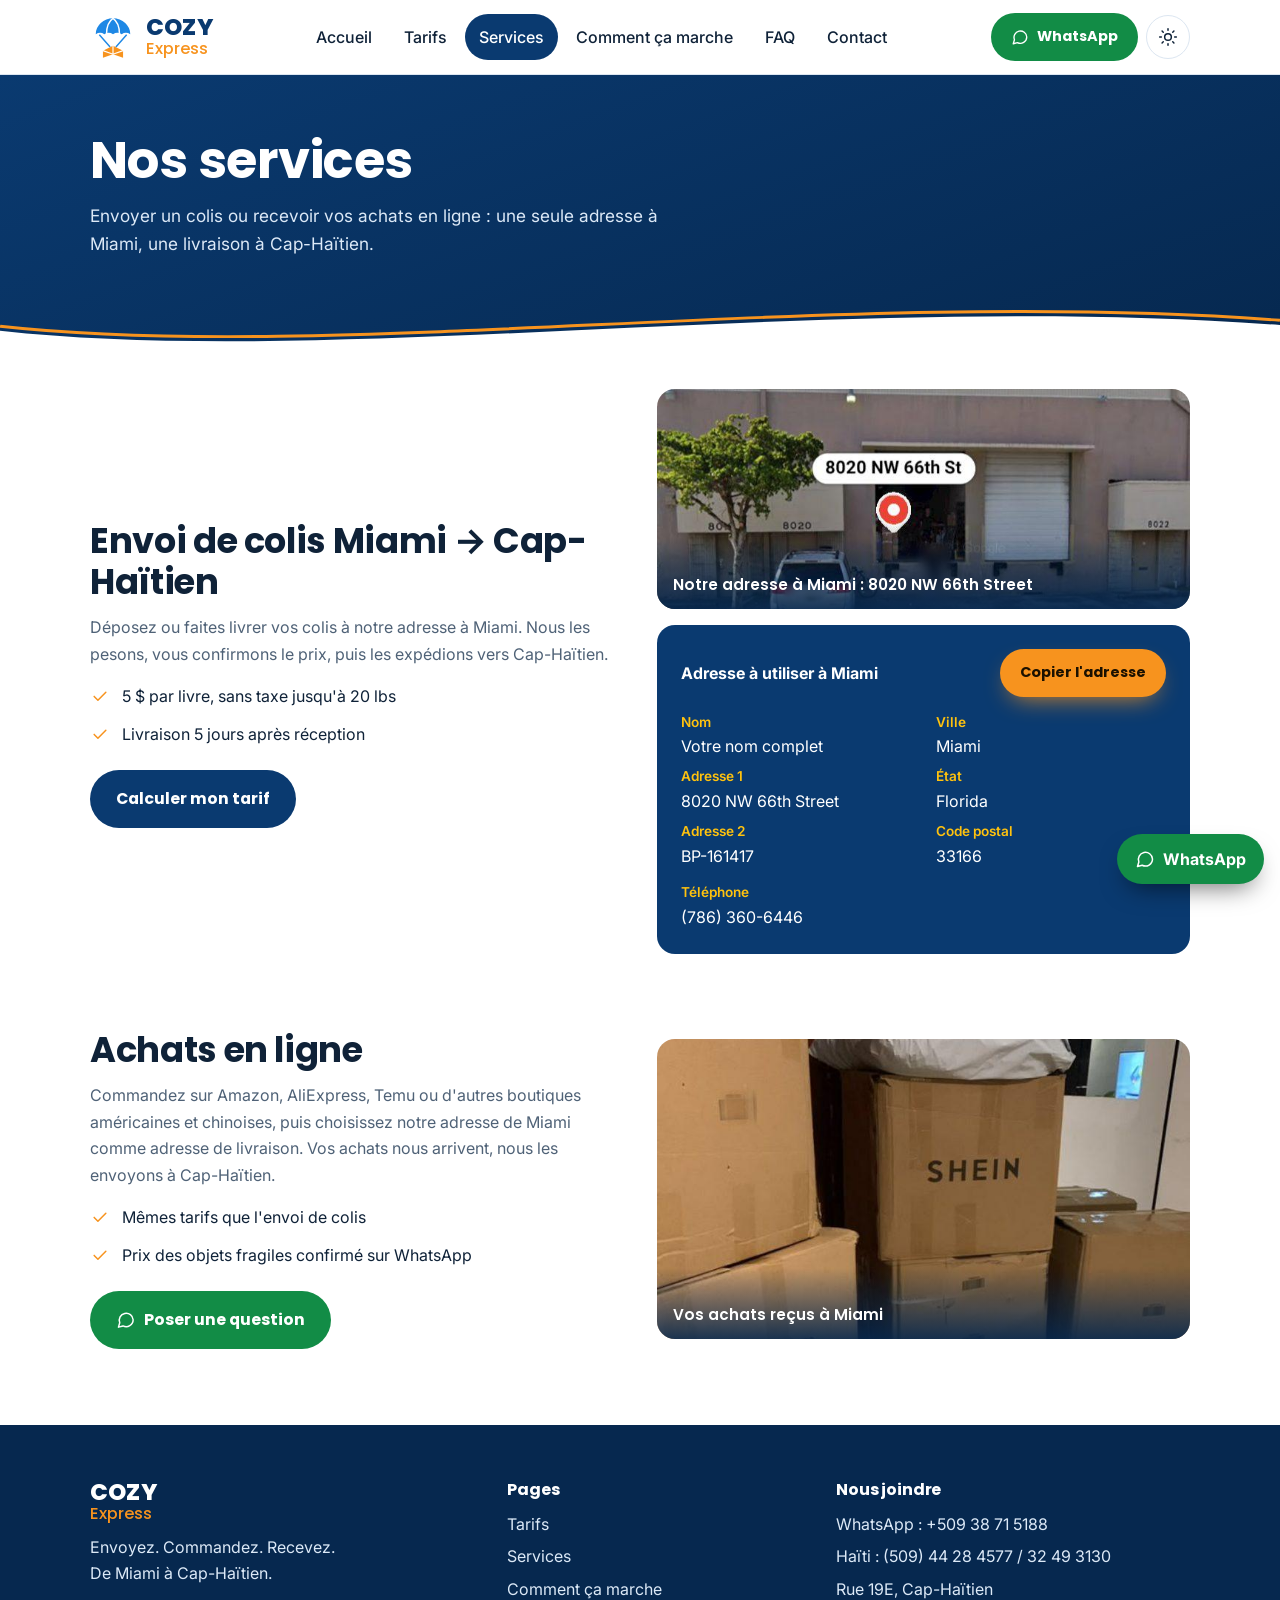
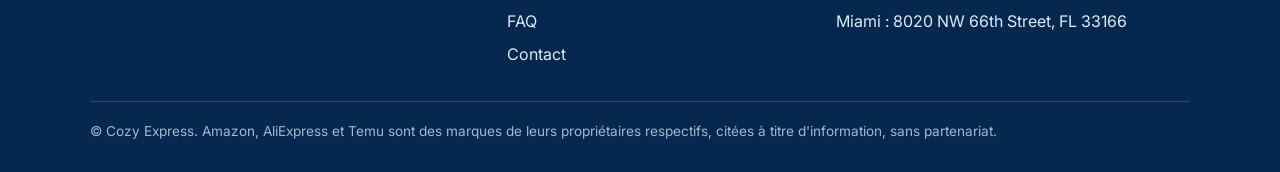
<file: pages/services.html>
<!DOCTYPE html>
<html lang="fr" data-theme="light">
<head>
<meta charset="UTF-8">
<meta name="viewport" content="width=device-width, initial-scale=1">
<title>Services : envoi de colis et achats en ligne | Cozy Express</title>
<meta name="description" content="Envoi de colis de Miami vers Cap-Haïtien et réception de vos achats Amazon, AliExpress ou Temu à notre adresse en Floride.">
<link rel="canonical" href="https://cozyshipping.vercel.app/pages/services">
<meta property="og:type" content="website">
<meta property="og:locale" content="fr_FR">
<meta property="og:site_name" content="Cozy Express">
<meta property="og:title" content="Services : envoi de colis et achats en ligne | Cozy Express">
<meta property="og:description" content="Envoi de colis de Miami vers Cap-Haïtien et réception de vos achats Amazon, AliExpress ou Temu à notre adresse en Floride.">
<meta property="og:url" content="https://cozyshipping.vercel.app/pages/services">
<meta property="og:image" content="https://cozyshipping.vercel.app/images/colis-miami.jpg">
<meta name="twitter:card" content="summary_large_image">
<meta name="theme-color" content="#0A3A70">
<link rel="icon" type="image/svg+xml" href="../images/logo.svg">
<link rel="preconnect" href="https://fonts.googleapis.com">
<link rel="preconnect" href="https://fonts.gstatic.com" crossorigin>
<link href="https://fonts.googleapis.com/css2?family=Inter:wght@400;500;600&family=Poppins:wght@500;600;700;800&display=swap" rel="stylesheet">
<link rel="stylesheet" href="../css/style.css">
<script>try{var t=localStorage.getItem('cozy-theme');if(t)document.documentElement.setAttribute('data-theme',t)}catch(e){}</script>
</head>
<body>
<a class="skip" href="#contenu">Aller au contenu</a>
<svg width="0" height="0" style="position:absolute" aria-hidden="true">
  <symbol id="i-box" viewBox="0 0 24 24"><path d="M3 7.5 12 3l9 4.5v9L12 21l-9-4.5z"/><path d="M3 7.5 12 12l9-4.5M12 12v9"/></symbol>
  <symbol id="i-cart" viewBox="0 0 24 24"><circle cx="9" cy="20" r="1.5"/><circle cx="18" cy="20" r="1.5"/><path d="M2 3h3l2.6 12.4a1 1 0 0 0 1 .8h9.2a1 1 0 0 0 1-.8L21 7H6"/></symbol>
  <symbol id="i-chat" viewBox="0 0 24 24"><path d="M21 12a8.5 8.5 0 0 1-12.4 7.5L3 21l1.6-5.4A8.5 8.5 0 1 1 21 12z"/></symbol>
  <symbol id="i-pin" viewBox="0 0 24 24"><path d="M12 22s7-6.2 7-12a7 7 0 0 0-14 0c0 5.8 7 12 7 12z"/><circle cx="12" cy="10" r="2.5"/></symbol>
  <symbol id="i-phone" viewBox="0 0 24 24"><path d="M5 3h4l2 5-2.5 1.5a11 11 0 0 0 6 6L16 13l5 2v4a2 2 0 0 1-2 2A16 16 0 0 1 3 5a2 2 0 0 1 2-2z"/></symbol>
  <symbol id="i-sun" viewBox="0 0 24 24"><circle cx="12" cy="12" r="4"/><path d="M12 2v2M12 20v2M2 12h2M20 12h2M4.9 4.9l1.4 1.4M17.7 17.7l1.4 1.4M4.9 19.1l1.4-1.4M17.7 6.3l1.4-1.4"/></symbol>
  <symbol id="i-moon" viewBox="0 0 24 24"><path d="M21 13.5A9 9 0 1 1 10.5 3a7 7 0 0 0 10.5 10.5z"/></symbol>
  <symbol id="i-menu" viewBox="0 0 24 24"><path d="M4 7h16M4 12h16M4 17h16"/></symbol>
  <symbol id="i-check" viewBox="0 0 24 24"><path d="m5 12.5 4.5 4.5L19 7.5"/></symbol>
  <symbol id="i-image" viewBox="0 0 24 24"><rect x="3" y="4" width="18" height="16" rx="3"/><circle cx="9" cy="10" r="1.7"/><path d="m21 16-5-5-9 9"/></symbol>
  <symbol id="i-plane" viewBox="0 0 24 24"><path d="M21 3 3 10.5l6.5 2.5L12 19.5zM9.5 13 21 3"/></symbol>
</svg>

<header class="site-header">
  <div class="container nav">
    <a class="brand" href="../" aria-label="Cozy Express, retour à l'accueil">
      <!-- Logo provisoire (recréé d'après le flyer) -->
      <svg viewBox="0 0 64 64" aria-hidden="true">
        <path d="M8 28A24 22 0 0 1 56 28Q50 24 44 28Q38 24 32 28Q26 24 20 28Q14 24 8 28Z" fill="#1E88E5"/>
        <path d="M32 6c-6 4-9 12-9 22M32 6c6 4 9 12 9 22" stroke="#fff" stroke-width="2" fill="none"/>
        <path d="M13 29 28 46M51 29 36 46" stroke="#1E88E5" stroke-width="2"/>
        <path d="M32 44 46 51v10L32 56 18 61V51z" fill="#F7931E"/>
        <path d="M32 44v12M18 51l14 5 14-5" stroke="#fff" stroke-width="1.6" fill="none"/>
      </svg>
      <span class="wordmark"><b>COZY</b><span>Express</span></span>
    </a>

    <nav aria-label="Navigation principale">
      <ul class="nav-links" id="navLinks">
        <li><a href="../">Accueil</a></li>
        <li><a href="tarifs">Tarifs</a></li>
        <li><a href="services" aria-current="page">Services</a></li>
        <li><a href="comment-ca-marche">Comment ça marche</a></li>
        <li><a href="faq">FAQ</a></li>
        <li><a href="contact">Contact</a></li>
      </ul>
    </nav>

    <div class="nav-actions">
      <a class="btn btn-wa btn-sm nav-cta" data-wa="Bonjour Cozy Express, j'ai une question." href="https://wa.me/50938715188?text=Bonjour%20Cozy%20Express%2C%20j%27ai%20une%20question." target="_blank" rel="noopener"><svg class="icon"><use href="#i-chat"/></svg>WhatsApp</a>
      <button class="icon-btn" id="themeBtn" aria-label="Changer entre mode clair et mode sombre">
        <svg class="icon sun"><use href="#i-sun"/></svg><svg class="icon moon"><use href="#i-moon"/></svg>
      </button>
      <button class="icon-btn burger" id="burger" aria-label="Ouvrir le menu" aria-expanded="false" aria-controls="navLinks"><svg class="icon"><use href="#i-menu"/></svg></button>
    </div>
  </div>
</header>

<main id="contenu">
<section class="page" id="page-services">
  <div class="page-head">
    <div class="container"><h1>Nos services</h1><p>Envoyer un colis ou recevoir vos achats en ligne : une seule adresse à Miami, une livraison à Cap-Haïtien.</p></div>
    <svg class="wave" viewBox="0 0 1440 120" preserveAspectRatio="none" aria-hidden="true"><path class="line" d="M0,62 C380,126 940,-6 1440,52"/><path class="fill" d="M0,70 C380,134 940,2 1440,60 L1440,121 L0,121 Z"/></svg>
  </div>
  <section class="section" style="padding-top:30px">
    <div class="container">
      <div class="split">
        <div>
          <h2>Envoi de colis Miami → Cap-Haïtien</h2>
          <p>Déposez ou faites livrer vos colis à notre adresse à Miami. Nous les pesons, vous confirmons le prix, puis les expédions vers Cap-Haïtien.</p>
          <ul class="rules">
            <li><svg class="icon"><use href="#i-check"/></svg><span>5 $ par livre, sans taxe jusqu'à 20 lbs</span></li>
            <li><svg class="icon"><use href="#i-check"/></svg><span>Livraison 5 jours après réception</span></li>
          </ul>
          <div style="margin-top:22px"><a class="btn btn-navy" href="tarifs">Calculer mon tarif</a></div>
        </div>
        <div>
          <figure class="shot" style="height:220px;margin-bottom:16px"><img src="../images/adresse-miami.jpg" alt="Notre local au 8020 NW 66th Street, Miami" loading="lazy"><figcaption>Notre adresse à Miami : 8020 NW 66th Street</figcaption></figure>
          <div class="addr">
            <div class="full"><strong>Adresse à utiliser à Miami</strong><button class="btn btn-orange btn-sm" id="copyAddr" type="button">Copier l'adresse</button></div>
            <div><b>Nom</b>Votre nom complet</div>
            <div><b>Ville</b>Miami</div>
            <div><b>Adresse 1</b>8020 NW 66th Street</div>
            <div><b>État</b>Florida</div>
            <div><b>Adresse 2</b>BP-161417</div>
            <div><b>Code postal</b>33166</div>
            <div class="full" style="margin:6px 0 0"><span><b>Téléphone</b>(786) 360-6446</span></div>
          </div>
          <p class="hint" id="copyMsg" role="status"></p>
        </div>
      </div>

      <div class="split">
        <figure class="shot" style="height:300px;order:2"><img src="../images/colis-miami.jpg" alt="Achats en ligne reçus dans notre local de Miami" loading="lazy"><figcaption>Vos achats reçus à Miami</figcaption></figure>
        <div>
          <h2>Achats en ligne</h2>
          <p>Commandez sur Amazon, AliExpress, Temu ou d'autres boutiques américaines et chinoises, puis choisissez notre adresse de Miami comme adresse de livraison. Vos achats nous arrivent, nous les envoyons à Cap-Haïtien.</p>
          <ul class="rules">
            <li><svg class="icon"><use href="#i-check"/></svg><span>Mêmes tarifs que l'envoi de colis</span></li>
            <li><svg class="icon"><use href="#i-check"/></svg><span>Prix des objets fragiles confirmé sur WhatsApp</span></li>
          </ul>
          <div style="margin-top:22px"><a class="btn btn-wa" data-wa="Bonjour Cozy Express, j'ai une commande en ligne à faire livrer à Miami." href="https://wa.me/50938715188?text=Bonjour%20Cozy%20Express%2C%20j%27ai%20une%20commande%20en%20ligne%20%C3%A0%20faire%20livrer%20%C3%A0%20Miami." target="_blank" rel="noopener"><svg class="icon"><use href="#i-chat"/></svg>Poser une question</a></div>
        </div>
      </div>
    </div>
  </section>
</section>
</main>

<footer class="site-footer">
  <div class="container">
    <div class="foot-grid">
      <div>
        <div class="wordmark" style="margin-bottom:12px"><b>COZY</b><span>Express</span></div>
        <p>Envoyez. Commandez. Recevez.<br>De Miami à Cap-Haïtien.</p>
      </div>
      <div>
        <h4>Pages</h4>
        <ul>
          <li><a class="fl" href="tarifs">Tarifs</a></li>
          <li><a class="fl" href="services">Services</a></li>
          <li><a class="fl" href="comment-ca-marche">Comment ça marche</a></li>
          <li><a class="fl" href="faq">FAQ</a></li>
          <li><a class="fl" href="contact">Contact</a></li>
        </ul>
      </div>
      <div>
        <h4>Nous joindre</h4>
        <ul>
          <li>WhatsApp : +509 38 71 5188</li>
          <li>Haïti : (509) 44 28 4577 / 32 49 3130</li>
          <li>Rue 19E, Cap-Haïtien</li>
          <li>Miami : 8020 NW 66th Street, FL 33166</li>
        </ul>
      </div>
    </div>
    <div class="legal">© Cozy Express. Amazon, AliExpress et Temu sont des marques de leurs propriétaires respectifs, citées à titre d'information, sans partenariat.</div>
  </div>
</footer>

<a class="wa-float" data-wa="Bonjour Cozy Express, j'ai une question." href="https://wa.me/50938715188?text=Bonjour%20Cozy%20Express%2C%20j%27ai%20une%20question." target="_blank" rel="noopener" aria-label="Écrire sur WhatsApp"><svg class="icon"><use href="#i-chat"/></svg><span>WhatsApp</span></a>

<script src="../js/main.js" defer></script>
</body>
</html>
</file>
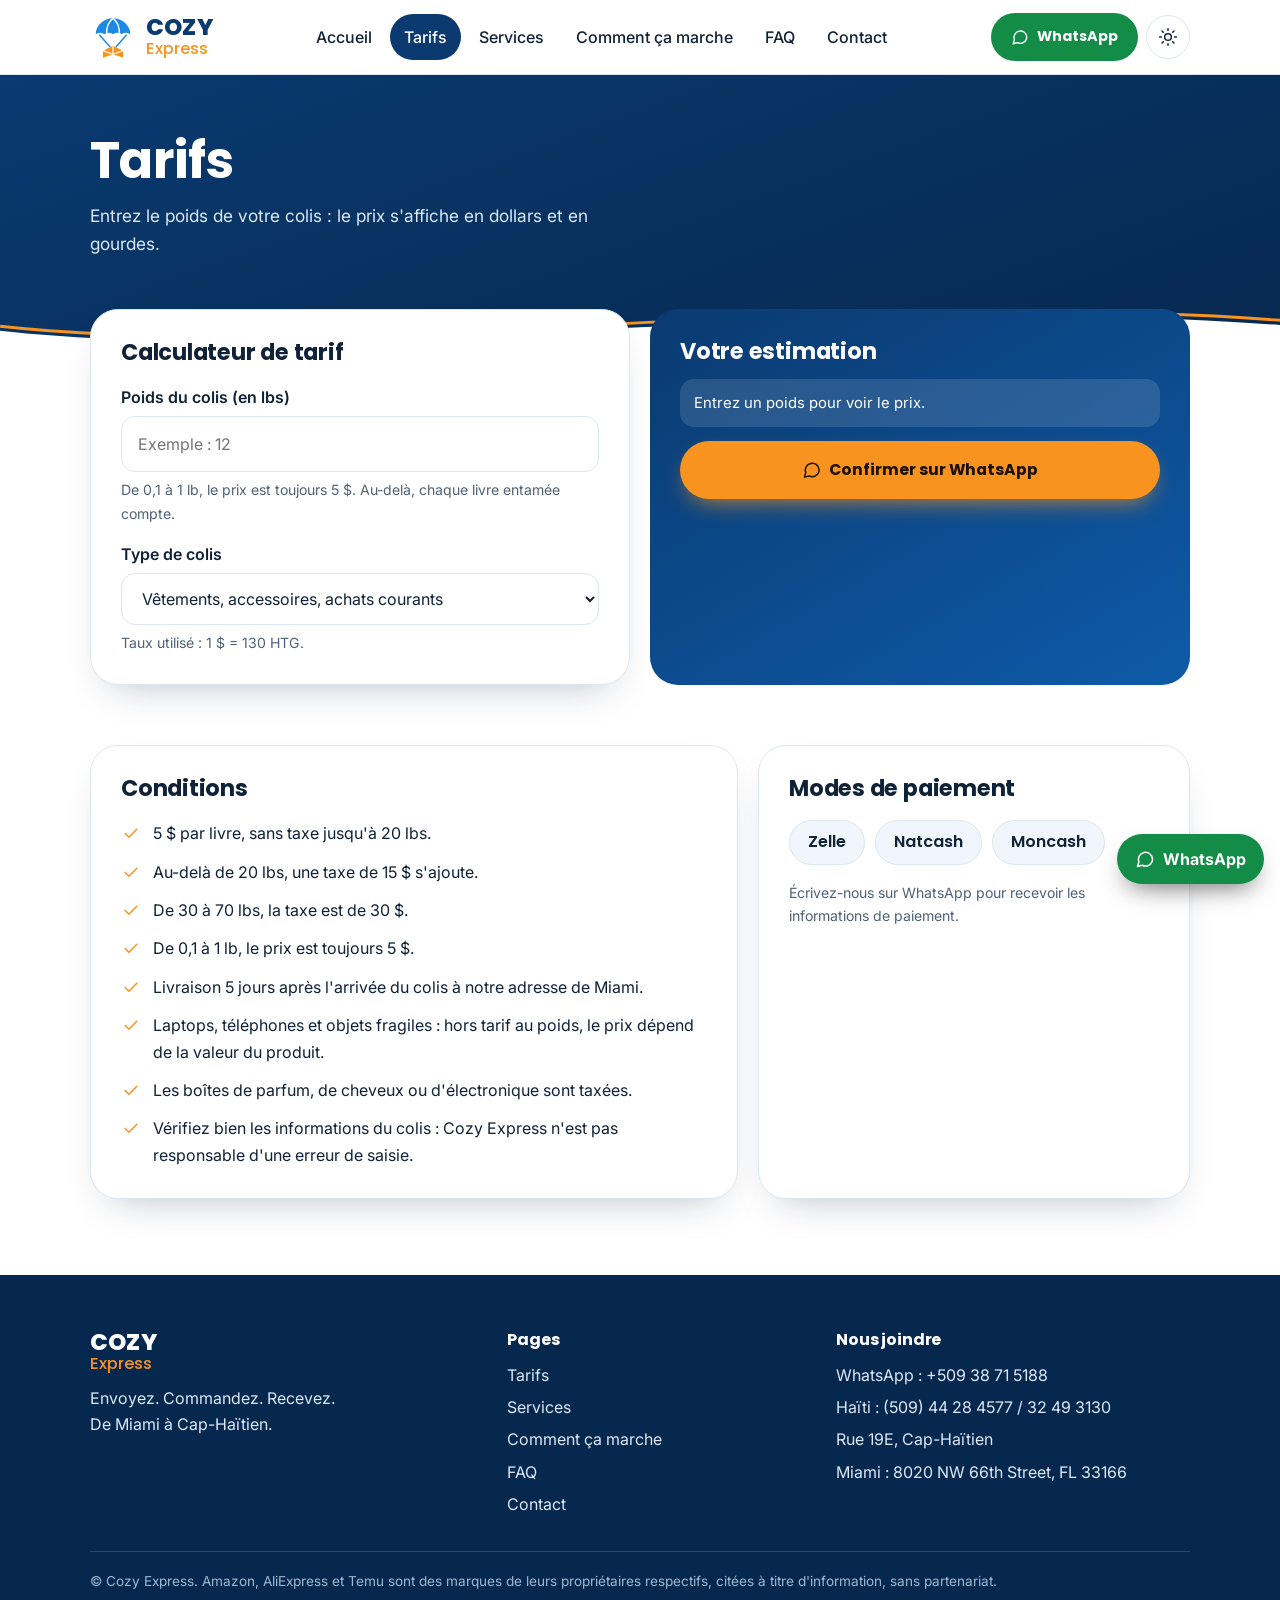
<file: pages/tarifs.html>
<!DOCTYPE html>
<html lang="fr" data-theme="light">
<head>
<meta charset="UTF-8">
<meta name="viewport" content="width=device-width, initial-scale=1">
<title>Tarifs et calculateur d'envoi de colis vers Haïti | Cozy Express</title>
<meta name="description" content="Calculez le prix de votre colis Miami → Cap-Haïtien : 5 $ la livre, taxes selon le poids, résultat en dollars et en gourdes.">
<link rel="canonical" href="https://cozyshipping.vercel.app/pages/tarifs">
<meta property="og:type" content="website">
<meta property="og:locale" content="fr_FR">
<meta property="og:site_name" content="Cozy Express">
<meta property="og:title" content="Tarifs et calculateur d'envoi de colis vers Haïti | Cozy Express">
<meta property="og:description" content="Calculez le prix de votre colis Miami → Cap-Haïtien : 5 $ la livre, taxes selon le poids, résultat en dollars et en gourdes.">
<meta property="og:url" content="https://cozyshipping.vercel.app/pages/tarifs">
<meta property="og:image" content="https://cozyshipping.vercel.app/images/colis-miami.jpg">
<meta name="twitter:card" content="summary_large_image">
<meta name="theme-color" content="#0A3A70">
<link rel="icon" type="image/svg+xml" href="../images/logo.svg">
<link rel="preconnect" href="https://fonts.googleapis.com">
<link rel="preconnect" href="https://fonts.gstatic.com" crossorigin>
<link href="https://fonts.googleapis.com/css2?family=Inter:wght@400;500;600&family=Poppins:wght@500;600;700;800&display=swap" rel="stylesheet">
<link rel="stylesheet" href="../css/style.css">
<script>try{var t=localStorage.getItem('cozy-theme');if(t)document.documentElement.setAttribute('data-theme',t)}catch(e){}</script>
</head>
<body>
<a class="skip" href="#contenu">Aller au contenu</a>
<svg width="0" height="0" style="position:absolute" aria-hidden="true">
  <symbol id="i-box" viewBox="0 0 24 24"><path d="M3 7.5 12 3l9 4.5v9L12 21l-9-4.5z"/><path d="M3 7.5 12 12l9-4.5M12 12v9"/></symbol>
  <symbol id="i-cart" viewBox="0 0 24 24"><circle cx="9" cy="20" r="1.5"/><circle cx="18" cy="20" r="1.5"/><path d="M2 3h3l2.6 12.4a1 1 0 0 0 1 .8h9.2a1 1 0 0 0 1-.8L21 7H6"/></symbol>
  <symbol id="i-chat" viewBox="0 0 24 24"><path d="M21 12a8.5 8.5 0 0 1-12.4 7.5L3 21l1.6-5.4A8.5 8.5 0 1 1 21 12z"/></symbol>
  <symbol id="i-pin" viewBox="0 0 24 24"><path d="M12 22s7-6.2 7-12a7 7 0 0 0-14 0c0 5.8 7 12 7 12z"/><circle cx="12" cy="10" r="2.5"/></symbol>
  <symbol id="i-phone" viewBox="0 0 24 24"><path d="M5 3h4l2 5-2.5 1.5a11 11 0 0 0 6 6L16 13l5 2v4a2 2 0 0 1-2 2A16 16 0 0 1 3 5a2 2 0 0 1 2-2z"/></symbol>
  <symbol id="i-sun" viewBox="0 0 24 24"><circle cx="12" cy="12" r="4"/><path d="M12 2v2M12 20v2M2 12h2M20 12h2M4.9 4.9l1.4 1.4M17.7 17.7l1.4 1.4M4.9 19.1l1.4-1.4M17.7 6.3l1.4-1.4"/></symbol>
  <symbol id="i-moon" viewBox="0 0 24 24"><path d="M21 13.5A9 9 0 1 1 10.5 3a7 7 0 0 0 10.5 10.5z"/></symbol>
  <symbol id="i-menu" viewBox="0 0 24 24"><path d="M4 7h16M4 12h16M4 17h16"/></symbol>
  <symbol id="i-check" viewBox="0 0 24 24"><path d="m5 12.5 4.5 4.5L19 7.5"/></symbol>
  <symbol id="i-image" viewBox="0 0 24 24"><rect x="3" y="4" width="18" height="16" rx="3"/><circle cx="9" cy="10" r="1.7"/><path d="m21 16-5-5-9 9"/></symbol>
  <symbol id="i-plane" viewBox="0 0 24 24"><path d="M21 3 3 10.5l6.5 2.5L12 19.5zM9.5 13 21 3"/></symbol>
</svg>

<header class="site-header">
  <div class="container nav">
    <a class="brand" href="../" aria-label="Cozy Express, retour à l'accueil">
      <!-- Logo provisoire (recréé d'après le flyer) -->
      <svg viewBox="0 0 64 64" aria-hidden="true">
        <path d="M8 28A24 22 0 0 1 56 28Q50 24 44 28Q38 24 32 28Q26 24 20 28Q14 24 8 28Z" fill="#1E88E5"/>
        <path d="M32 6c-6 4-9 12-9 22M32 6c6 4 9 12 9 22" stroke="#fff" stroke-width="2" fill="none"/>
        <path d="M13 29 28 46M51 29 36 46" stroke="#1E88E5" stroke-width="2"/>
        <path d="M32 44 46 51v10L32 56 18 61V51z" fill="#F7931E"/>
        <path d="M32 44v12M18 51l14 5 14-5" stroke="#fff" stroke-width="1.6" fill="none"/>
      </svg>
      <span class="wordmark"><b>COZY</b><span>Express</span></span>
    </a>

    <nav aria-label="Navigation principale">
      <ul class="nav-links" id="navLinks">
        <li><a href="../">Accueil</a></li>
        <li><a href="tarifs" aria-current="page">Tarifs</a></li>
        <li><a href="services">Services</a></li>
        <li><a href="comment-ca-marche">Comment ça marche</a></li>
        <li><a href="faq">FAQ</a></li>
        <li><a href="contact">Contact</a></li>
      </ul>
    </nav>

    <div class="nav-actions">
      <a class="btn btn-wa btn-sm nav-cta" data-wa="Bonjour Cozy Express, j'ai une question." href="https://wa.me/50938715188?text=Bonjour%20Cozy%20Express%2C%20j%27ai%20une%20question." target="_blank" rel="noopener"><svg class="icon"><use href="#i-chat"/></svg>WhatsApp</a>
      <button class="icon-btn" id="themeBtn" aria-label="Changer entre mode clair et mode sombre">
        <svg class="icon sun"><use href="#i-sun"/></svg><svg class="icon moon"><use href="#i-moon"/></svg>
      </button>
      <button class="icon-btn burger" id="burger" aria-label="Ouvrir le menu" aria-expanded="false" aria-controls="navLinks"><svg class="icon"><use href="#i-menu"/></svg></button>
    </div>
  </div>
</header>

<main id="contenu">
<section class="page" id="page-tarifs">
  <div class="page-head">
    <div class="container"><h1>Tarifs</h1><p>Entrez le poids de votre colis : le prix s'affiche en dollars et en gourdes.</p></div>
    <svg class="wave" viewBox="0 0 1440 120" preserveAspectRatio="none" aria-hidden="true"><path class="line" d="M0,62 C380,126 940,-6 1440,52"/><path class="fill" d="M0,70 C380,134 940,2 1440,60 L1440,121 L0,121 Z"/></svg>
  </div>
  <div class="container">
    <div class="calc">
      <div class="card">
        <h2>Calculateur de tarif</h2>
        <label for="lbs">Poids du colis (en lbs)</label>
        <input id="lbs" type="number" inputmode="decimal" min="0.1" step="0.1" placeholder="Exemple : 12">
        <p class="hint">De 0,1 à 1 lb, le prix est toujours 5 $. Au-delà, chaque livre entamée compte.</p>
        <label for="kind">Type de colis</label>
        <select id="kind">
          <option value="std">Vêtements, accessoires, achats courants</option>
          <option value="fragile">Laptop, téléphone ou objet fragile</option>
        </select>
        <p class="hint">Taux utilisé : 1 $ = <span id="rateTxt">130</span> HTG.</p>
      </div>
      <div class="result" aria-live="polite">
        <h2>Votre estimation</h2>
        <div id="resBody">
          <div class="notice">Entrez un poids pour voir le prix.</div>
        </div>
        <a class="btn btn-orange" id="calcWa" target="_blank" rel="noopener"><svg class="icon"><use href="#i-chat"/></svg>Confirmer sur WhatsApp</a>
      </div>
    </div>

    <div class="section" style="padding-top:60px">
      <div class="two">
        <div class="card">
          <h2>Conditions</h2>
          <ul class="rules">
            <li><svg class="icon"><use href="#i-check"/></svg><span>5 $ par livre, sans taxe jusqu'à 20 lbs.</span></li>
            <li><svg class="icon"><use href="#i-check"/></svg><span>Au-delà de 20 lbs, une taxe de 15 $ s'ajoute.</span></li>
            <li><svg class="icon"><use href="#i-check"/></svg><span>De 30 à 70 lbs, la taxe est de 30 $.</span></li>
            <li><svg class="icon"><use href="#i-check"/></svg><span>De 0,1 à 1 lb, le prix est toujours 5 $.</span></li>
            <li><svg class="icon"><use href="#i-check"/></svg><span>Livraison 5 jours après l'arrivée du colis à notre adresse de Miami.</span></li>
            <li><svg class="icon"><use href="#i-check"/></svg><span>Laptops, téléphones et objets fragiles : hors tarif au poids, le prix dépend de la valeur du produit.</span></li>
            <li><svg class="icon"><use href="#i-check"/></svg><span>Les boîtes de parfum, de cheveux ou d'électronique sont taxées.</span></li>
            <li><svg class="icon"><use href="#i-check"/></svg><span>Vérifiez bien les informations du colis : Cozy Express n'est pas responsable d'une erreur de saisie.</span></li>
          </ul>
        </div>
        <div class="card">
          <h2>Modes de paiement</h2>
          <div class="pay"><span>Zelle</span><span>Natcash</span><span>Moncash</span></div>
          <p class="hint" style="margin-top:16px">Écrivez-nous sur WhatsApp pour recevoir les informations de paiement.</p>
        </div>
      </div>
    </div>
  </div>
</section>
</main>

<footer class="site-footer">
  <div class="container">
    <div class="foot-grid">
      <div>
        <div class="wordmark" style="margin-bottom:12px"><b>COZY</b><span>Express</span></div>
        <p>Envoyez. Commandez. Recevez.<br>De Miami à Cap-Haïtien.</p>
      </div>
      <div>
        <h4>Pages</h4>
        <ul>
          <li><a class="fl" href="tarifs">Tarifs</a></li>
          <li><a class="fl" href="services">Services</a></li>
          <li><a class="fl" href="comment-ca-marche">Comment ça marche</a></li>
          <li><a class="fl" href="faq">FAQ</a></li>
          <li><a class="fl" href="contact">Contact</a></li>
        </ul>
      </div>
      <div>
        <h4>Nous joindre</h4>
        <ul>
          <li>WhatsApp : +509 38 71 5188</li>
          <li>Haïti : (509) 44 28 4577 / 32 49 3130</li>
          <li>Rue 19E, Cap-Haïtien</li>
          <li>Miami : 8020 NW 66th Street, FL 33166</li>
        </ul>
      </div>
    </div>
    <div class="legal">© Cozy Express. Amazon, AliExpress et Temu sont des marques de leurs propriétaires respectifs, citées à titre d'information, sans partenariat.</div>
  </div>
</footer>

<a class="wa-float" data-wa="Bonjour Cozy Express, j'ai une question." href="https://wa.me/50938715188?text=Bonjour%20Cozy%20Express%2C%20j%27ai%20une%20question." target="_blank" rel="noopener" aria-label="Écrire sur WhatsApp"><svg class="icon"><use href="#i-chat"/></svg><span>WhatsApp</span></a>

<script src="../js/main.js" defer></script>
</body>
</html>
</file>
<file: css/style.css>
/* Cozy Express : feuille de style principale.
   Couleurs, rayons et ombres sont définis dans :root (modifiez-les ici). */
:root{
  --navy:#0A3A70; --navy-deep:#06284F; --blue:#1E88E5; --orange:#F7931E; --yellow:#FFC20E;
  --bg:#FFFFFF; --bg-alt:#F1F6FC; --text:#0F2238; --muted:#4F6277; --card:#FFFFFF; --line:#DCE6F1;
  --brand-word:#0A3A70; --link:#0B5FB3; --wa:#128C46;
  --r-lg:28px; --r-md:18px; --r-sm:12px;
  --shadow:0 18px 40px -22px rgba(6,40,79,.35);
}
[data-theme="dark"]{
  --bg:#071A2E; --bg-alt:#0B2440; --text:#EAF1F8; --muted:#A5B8CC; --card:#0F2E50; --line:#1D4069;
  --brand-word:#7DBBFF; --link:#7DBBFF; --shadow:0 18px 40px -22px rgba(0,0,0,.7);
}
*{box-sizing:border-box;margin:0;padding:0;-webkit-tap-highlight-color:transparent}
button,a,summary,select{touch-action:manipulation}
html{scroll-behavior:smooth}
body{font-family:Inter,system-ui,-apple-system,"Segoe UI",Roboto,sans-serif;background:var(--bg);color:var(--text);line-height:1.65;font-size:16px;-webkit-font-smoothing:antialiased;transition:background .3s,color .3s}
h1,h2,h3,h4{font-family:Poppins,Inter,system-ui,sans-serif;line-height:1.15;font-weight:700;letter-spacing:-.01em}
a{color:var(--link)}
img,svg{max-width:100%}
button{font:inherit;cursor:pointer}
:focus-visible{outline:3px solid var(--yellow);outline-offset:3px;border-radius:6px}
.container{max-width:1140px;margin:0 auto;padding:0 20px}
.sr{position:absolute;left:-9999px}
.icon{width:1.25em;height:1.25em;fill:none;stroke:currentColor;stroke-width:1.8;stroke-linecap:round;stroke-linejoin:round;flex:none}


/* En-tête */
.site-header{position:sticky;top:0;z-index:60;background:var(--bg);border-bottom:1px solid var(--line)}
.nav{display:flex;align-items:center;justify-content:space-between;height:74px;gap:12px}
.brand{display:flex;align-items:center;gap:10px;color:inherit;text-decoration:none}
.brand svg{width:46px;height:46px}
.wordmark{font-family:Poppins,sans-serif;line-height:1}
.wordmark b{display:block;font-size:1.45rem;font-weight:800;color:var(--brand-word);letter-spacing:.01em}
.wordmark span{display:block;font-size:1.02rem;font-weight:500;color:var(--orange);margin-top:2px}
.nav-links{display:flex;gap:4px;list-style:none}
.nav-links a{display:block;color:var(--text);text-decoration:none;font-weight:500;padding:10px 14px;border-radius:999px;transition:background .2s}
.nav-links a:hover{background:var(--bg-alt)}
.nav-links a[aria-current="page"]{background:var(--navy);color:#fff}
[data-theme="dark"] .nav-links a[aria-current="page"]{background:var(--blue);color:#05182c}
.nav-actions{display:flex;align-items:center;gap:8px}
.icon-btn{width:44px;height:44px;border-radius:50%;border:1px solid var(--line);background:var(--card);color:var(--text);display:grid;place-items:center}
.icon-btn:hover{background:var(--bg-alt)}
.burger{display:none}
.moon{display:none}
[data-theme="dark"] .moon{display:block}
[data-theme="dark"] .sun{display:none}

/* Boutons */
.btn{display:inline-flex;align-items:center;justify-content:center;gap:8px;padding:14px 24px;border-radius:999px;border:2px solid transparent;font-weight:700;text-decoration:none;font-family:Poppins,Inter,sans-serif;font-size:.98rem;transition:transform .2s,box-shadow .2s,background .2s}
.btn:hover{transform:translateY(-2px)}
.btn-orange{background:var(--orange);color:#1b1100;box-shadow:0 10px 24px -10px rgba(247,147,30,.9)}
.btn-orange:hover{background:var(--yellow)}
.btn-ghost{background:transparent;color:#fff;border-color:rgba(255,255,255,.55)}
.btn-ghost:hover{background:rgba(255,255,255,.12)}
.btn-wa{background:var(--wa);color:#fff}
.btn-navy{background:var(--navy);color:#fff}
[data-theme="dark"] .btn-navy{background:var(--blue);color:#05182c}
.btn-sm{padding:10px 18px;font-size:.9rem}

/* Hero */
.hero{position:relative;color:#fff;background:linear-gradient(100deg,rgba(6,40,79,.95) 0%,rgba(8,48,92,.88) 48%,rgba(10,58,112,.74) 100%),url("../images/colis-miami.jpg") center 32%/cover no-repeat,var(--navy-deep);padding:64px 0 150px;overflow:hidden}
[data-theme="dark"] .hero{background:linear-gradient(100deg,rgba(3,16,32,.96) 0%,rgba(4,24,46,.9) 48%,rgba(7,36,68,.78) 100%),url("../images/colis-miami.jpg") center 32%/cover no-repeat,#041528}
.hero-grid{display:grid;grid-template-columns:1.1fr .9fr;gap:40px;align-items:center}
.hero h1{font-size:clamp(2.5rem,6.2vw,4.4rem);font-weight:800}
.hero h1 span{display:block}
.hero p.lead{font-size:1.15rem;max-width:34ch;margin:22px 0 30px;color:#DCE9F7}
.hero-cta{display:flex;flex-wrap:wrap;gap:12px}
.wave{position:absolute;left:0;right:0;bottom:-1px;width:100%;height:110px;display:block}
.wave .fill{fill:var(--bg)}
.wave .line{fill:none;stroke:var(--orange);stroke-width:5}

/* Carte itinéraire (élément mémorable) */
.route{background:rgba(255,255,255,.10);border:1px solid rgba(255,255,255,.25);backdrop-filter:blur(8px);-webkit-backdrop-filter:blur(8px);border-radius:var(--r-lg);padding:22px}
.route svg{width:100%;height:auto;display:block}
.route-foot{display:flex;justify-content:space-between;gap:12px;margin-top:10px;font-size:.92rem;color:#DCE9F7}
.route-foot strong{display:block;color:#fff;font-size:1.05rem;font-family:Poppins,sans-serif}
.price-chip{position:absolute;right:20px;bottom:128px;background:var(--yellow);color:#3d2d00;font-family:Poppins,sans-serif;font-weight:700;padding:10px 16px;border-radius:16px 16px 4px 16px;transform:rotate(-4deg);box-shadow:0 12px 24px -12px rgba(0,0,0,.6)}

/* Sections */
.section{padding:76px 0}
.section.alt{background:var(--bg-alt)}
.section-head{max-width:640px;margin-bottom:38px}
.section-head h2{font-size:clamp(1.8rem,4vw,2.6rem)}
.section-head p{color:var(--muted);margin-top:12px}
.tag{display:inline-block;background:var(--yellow);color:#3d2d00;font-size:.72rem;font-weight:700;border-radius:999px;padding:2px 10px;vertical-align:middle}


/* Services accueil */
.svc-grid{display:grid;grid-template-columns:1.25fr 1fr;gap:20px}
.svc-main{background:linear-gradient(150deg,var(--navy),#0E5AA8);color:#fff;border-radius:var(--r-lg);padding:36px;display:flex;flex-direction:column;justify-content:space-between;gap:28px;min-height:360px;position:relative;overflow:hidden}
.svc-main h3{font-size:1.9rem;max-width:14ch}
.svc-main p{color:#DCE9F7;max-width:36ch;margin-top:10px}
.svc-main .big{font-family:Poppins,sans-serif;font-size:3.2rem;font-weight:800;line-height:1}
.svc-main .big small{font-size:1.1rem;font-weight:500;color:#DCE9F7}
.svc-side{display:grid;gap:20px}
.svc-card{background:var(--card);border:1px solid var(--line);border-radius:var(--r-md);padding:26px;box-shadow:var(--shadow)}
.svc-card .ico{width:50px;height:50px;border-radius:14px;background:var(--bg-alt);color:var(--blue);display:grid;place-items:center;margin-bottom:14px}
.svc-card.orange .ico{background:#FFE9CC;color:#B45F00}
.svc-card h3{font-size:1.2rem;margin-bottom:6px}
.svc-card p{color:var(--muted);font-size:.97rem}

/* Chiffres tarifs */
.facts{display:grid;grid-template-columns:repeat(3,1fr);gap:0;border-radius:var(--r-lg);overflow:hidden;border:1px solid var(--line);background:var(--card)}
.fact{padding:30px 26px}
.fact + .fact{border-left:1px solid var(--line)}
.fact b{display:block;font-family:Poppins,sans-serif;font-size:2.3rem;font-weight:800;color:var(--navy);line-height:1.1}
[data-theme="dark"] .fact b{color:var(--yellow)}
.fact span{color:var(--muted)}

/* Étapes (séquence réelle) */
.steps{display:grid;grid-template-columns:1fr 1.15fr 1fr;gap:0;align-items:stretch;background:var(--card);border:1px solid var(--line);border-radius:var(--r-lg);overflow:hidden}
.step{padding:34px 28px}
.step .n{width:44px;height:44px;border-radius:50%;background:var(--bg-alt);color:var(--navy);font-family:Poppins,sans-serif;font-weight:700;display:grid;place-items:center;margin-bottom:16px}
[data-theme="dark"] .step .n{color:var(--yellow)}
.step h3{font-size:1.2rem;margin-bottom:8px}
.step p{color:var(--muted);font-size:.97rem}
.step.focus{background:var(--navy);color:#fff;padding:44px 28px;margin:-1px 0}
[data-theme="dark"] .step.focus{background:#0E4A8C}
.step.focus p{color:#DCE9F7}
.step.focus .n{background:var(--orange);color:#1b1100}

/* Photos provisoires */
.mosaic{display:grid;grid-template-columns:1.1fr 1fr;grid-template-rows:230px 230px;gap:14px}
.shot{position:relative;border-radius:var(--r-md);overflow:hidden;margin:0;min-height:0;background:var(--bg-alt)}
.shot img{width:100%;height:100%;object-fit:cover;display:block}
.shot figcaption{position:absolute;left:0;right:0;bottom:0;padding:34px 16px 12px;background:linear-gradient(transparent,rgba(6,40,79,.88));color:#fff;font-family:Poppins,sans-serif;font-weight:600;font-size:.95rem}
.shot.tall{grid-row:span 2}
.ph{border-radius:var(--r-md);background:linear-gradient(145deg,#BBD5F0,#7EAEDD);color:#0A3A70;display:flex;flex-direction:column;align-items:center;justify-content:center;gap:8px;text-align:center;padding:14px;font-size:.88rem;font-weight:600;position:relative;overflow:hidden}
.ph.o{background:linear-gradient(145deg,#FFD9A8,#F7B25A);color:#5a3200}
.ph.tall{grid-row:span 2}
.ph .icon{width:2.2em;height:2.2em}
.ph .tag{position:absolute;top:10px;left:10px}
[data-theme="dark"] .ph{background:linear-gradient(145deg,#12385F,#0C2745);color:#CFE4FA}
[data-theme="dark"] .ph.o{background:linear-gradient(145deg,#5a3a10,#3b2508);color:#FFE2B8}

/* Témoignages */
.quotes{display:grid;grid-template-columns:1.4fr 1fr;gap:20px}
.quote-big{background:var(--card);border:1px solid var(--line);border-radius:var(--r-lg);padding:36px;box-shadow:var(--shadow)}
.quote-big p{font-family:Poppins,sans-serif;font-size:1.4rem;font-weight:500;line-height:1.4}
.quote-small{display:grid;gap:20px}
.quote-small blockquote{background:var(--bg);border:1px solid var(--line);border-left:5px solid var(--orange);border-radius:var(--r-sm);padding:20px}
.who{margin-top:16px;color:var(--muted);font-size:.92rem}
.who b{color:var(--text)}

/* Bandeau CTA */
.cta{background:linear-gradient(120deg,var(--navy),#0E5AA8);color:#fff;border-radius:var(--r-lg);padding:44px;display:flex;flex-wrap:wrap;gap:24px;align-items:center;justify-content:space-between;position:relative;overflow:hidden}
.cta h2{font-size:clamp(1.6rem,3.6vw,2.3rem);max-width:20ch}
.cta::after{content:"";position:absolute;right:-60px;top:-60px;width:220px;height:220px;border-radius:50%;background:rgba(247,147,30,.25)}
.cta > *{position:relative;z-index:1}

/* En-tête pages internes */
.page-head{position:relative;background:linear-gradient(160deg,var(--navy),var(--navy-deep));color:#fff;padding:56px 0 100px;overflow:hidden}
[data-theme="dark"] .page-head{background:linear-gradient(160deg,#0A2B52,#041528)}
.page-head h1{font-size:clamp(2rem,5vw,3.2rem)}
.page-head p{color:#DCE9F7;max-width:52ch;margin-top:12px;font-size:1.08rem}
.page-head .wave{height:70px}

/* Calculateur */
.calc{display:grid;grid-template-columns:1fr 1fr;gap:20px;margin-top:-50px;position:relative;z-index:2}
.card{background:var(--card);border:1px solid var(--line);border-radius:var(--r-lg);padding:30px;box-shadow:var(--shadow)}
.card h2{font-size:1.4rem;margin-bottom:18px}
label{display:block;font-weight:600;margin:16px 0 6px}
input,select,textarea{width:100%;padding:14px 16px;border-radius:14px;border:1.5px solid var(--line);background:var(--bg);color:var(--text);font:inherit}
input:focus,select:focus,textarea:focus{outline:3px solid var(--yellow);border-color:var(--blue)}
.hint{color:var(--muted);font-size:.88rem;margin-top:6px}
.result{background:linear-gradient(150deg,var(--navy),#0E5AA8);color:#fff;border-radius:var(--r-lg);padding:30px;display:flex;flex-direction:column;gap:14px}
.result h2{font-size:1.4rem}
.line-r{display:flex;justify-content:space-between;gap:12px;padding:8px 0;border-bottom:1px solid rgba(255,255,255,.2)}
.total{font-family:Poppins,sans-serif;font-size:2.6rem;font-weight:800;line-height:1.1}
.total small{display:block;font-size:1.15rem;font-weight:500;color:#FFD58A;margin-top:4px}
.notice{background:rgba(255,255,255,.12);border-radius:14px;padding:12px 14px;font-size:.93rem}

.pay{display:flex;flex-wrap:wrap;gap:10px;margin-top:10px}
.pay span{background:var(--bg-alt);border:1px solid var(--line);border-radius:999px;padding:8px 18px;font-family:Poppins,sans-serif;font-weight:600}
.rules{list-style:none;display:grid;gap:12px}
.rules li{display:flex;gap:12px;align-items:flex-start}
.rules .icon{color:var(--orange);margin-top:3px}
.two{display:grid;grid-template-columns:1.2fr .8fr;gap:20px}

/* Services page */
.addr{background:var(--navy);color:#fff;border-radius:var(--r-md);padding:24px;display:grid;grid-template-columns:1fr 1fr;gap:6px 24px}
[data-theme="dark"] .addr{background:#0E4A8C}
.addr div b{display:block;color:var(--yellow);font-size:.85rem;font-weight:600}
.addr .full{grid-column:1/-1;display:flex;justify-content:space-between;align-items:center;flex-wrap:wrap;gap:10px;margin-bottom:8px}
.split{display:grid;grid-template-columns:1fr 1fr;gap:34px;align-items:center}
.split + .split{margin-top:70px}
.split h2{font-size:clamp(1.6rem,3.4vw,2.2rem);margin-bottom:12px}
.split p{color:var(--muted)}
.split ul{margin-top:16px}

/* Timeline */
.timeline{display:grid;gap:0;max-width:760px}
.t-item{display:grid;grid-template-columns:56px 1fr;gap:20px;padding-bottom:34px;position:relative}
.t-item::before{content:"";position:absolute;left:27px;top:56px;bottom:0;width:2px;background:repeating-linear-gradient(var(--blue) 0 6px,transparent 6px 12px)}
.t-item:last-child::before{display:none}
.t-item .n{width:56px;height:56px;border-radius:50%;background:var(--navy);color:#fff;font-family:Poppins,sans-serif;font-weight:700;font-size:1.2rem;display:grid;place-items:center}
.t-item:nth-child(3) .n{background:var(--orange);color:#1b1100}
[data-theme="dark"] .t-item .n{background:var(--blue);color:#05182c}
.t-item h3{font-size:1.25rem;margin:6px 0 6px}
.t-item p{color:var(--muted)}

/* FAQ */
.faq{max-width:780px;display:grid;gap:12px}
details{background:var(--card);border:1px solid var(--line);border-radius:var(--r-md);padding:4px 20px}
summary{cursor:pointer;font-family:Poppins,sans-serif;font-weight:600;padding:16px 0;list-style:none;display:flex;justify-content:space-between;gap:12px;align-items:center}
summary::-webkit-details-marker{display:none}
summary::after{content:"+";font-size:1.5rem;color:var(--orange);line-height:1;transition:transform .25s}
details[open] summary::after{transform:rotate(45deg)}
details p{color:var(--muted);padding:0 0 18px}

/* Contact */
.contact-grid{display:grid;grid-template-columns:1.1fr .9fr;gap:20px;margin-top:-50px;position:relative;z-index:2}
.err{color:#B3261E;font-weight:600;margin-top:10px;display:none}
[data-theme="dark"] .err{color:#FFB4AB}
.map{background:linear-gradient(160deg,#DCEBFA,#BFD9F2);border-radius:var(--r-md);padding:12px;margin-bottom:16px}
[data-theme="dark"] .map{background:linear-gradient(160deg,#0D2A4A,#0A2038)}
.loc{padding:16px 0;border-top:1px solid var(--line)}
.loc:first-of-type{border-top:0}
.loc h3{font-size:1.1rem;margin-bottom:4px;display:flex;gap:8px;align-items:center}
.loc .icon{color:var(--orange)}
.loc p{color:var(--muted)}

/* Pied de page */
.site-footer{background:var(--navy-deep);color:#DCE9F7;padding:56px 0 30px;margin-top:0}
.foot-grid{display:grid;grid-template-columns:1.3fr 1fr 1.2fr;gap:34px}
.site-footer h4{color:#fff;margin-bottom:12px;font-size:1rem}
.site-footer ul{list-style:none;display:grid;gap:6px}
.site-footer a.fl{color:#DCE9F7;text-decoration:none}
.site-footer a.fl:hover{color:var(--yellow)}
.site-footer .wordmark b{color:#fff}
.legal{border-top:1px solid rgba(255,255,255,.15);margin-top:34px;padding-top:18px;font-size:.85rem;color:#9FB8D3}

/* WhatsApp flottant */
.wa-float{position:fixed;right:16px;bottom:16px;z-index:70;background:var(--wa);color:#fff;border-radius:999px;padding:12px 18px;display:flex;gap:8px;align-items:center;text-decoration:none;font-weight:700;box-shadow:0 12px 26px -10px rgba(0,0,0,.6)}

/* Pages */
.page{display:block}

/* Responsive */
@media (max-width:940px){
  .burger{display:grid}
  .nav-links{display:none;position:absolute;left:0;right:0;top:74px;background:var(--bg);border-bottom:1px solid var(--line);flex-direction:column;padding:12px 20px 20px;gap:4px}
  .nav-links.open{display:flex}
  .nav-links a{width:100%;text-align:left;padding:14px 16px}
  .nav-cta{display:none}
  .hero-grid,.svc-grid,.quotes,.calc,.two,.split,.contact-grid,.foot-grid{grid-template-columns:1fr}
  .steps{grid-template-columns:1fr}
  .step.focus{margin:0}
  .facts{grid-template-columns:1fr}
  .fact + .fact{border-left:0;border-top:1px solid var(--line)}
  .mosaic{grid-template-columns:1fr;grid-template-rows:none}
  .shot{height:230px}
  .shot.tall{grid-row:auto;height:320px}
  .price-chip{display:none}
  .hero{padding:44px 0 130px}
}
@media (max-width:560px){
  .section{padding:54px 0}
  .addr{grid-template-columns:1fr}
  .cta{padding:30px 24px}
  .wordmark b{font-size:1.25rem}
  .wa-float span{display:none}
  .wa-float{padding:14px}
}
@media (prefers-reduced-motion:reduce){
  html{scroll-behavior:auto}
  *{transition:none!important}
}
.skip{position:absolute;left:-9999px}
.skip:focus{left:12px;top:12px;background:var(--yellow);color:#000;padding:10px 16px;border-radius:8px;z-index:100}
</file>
